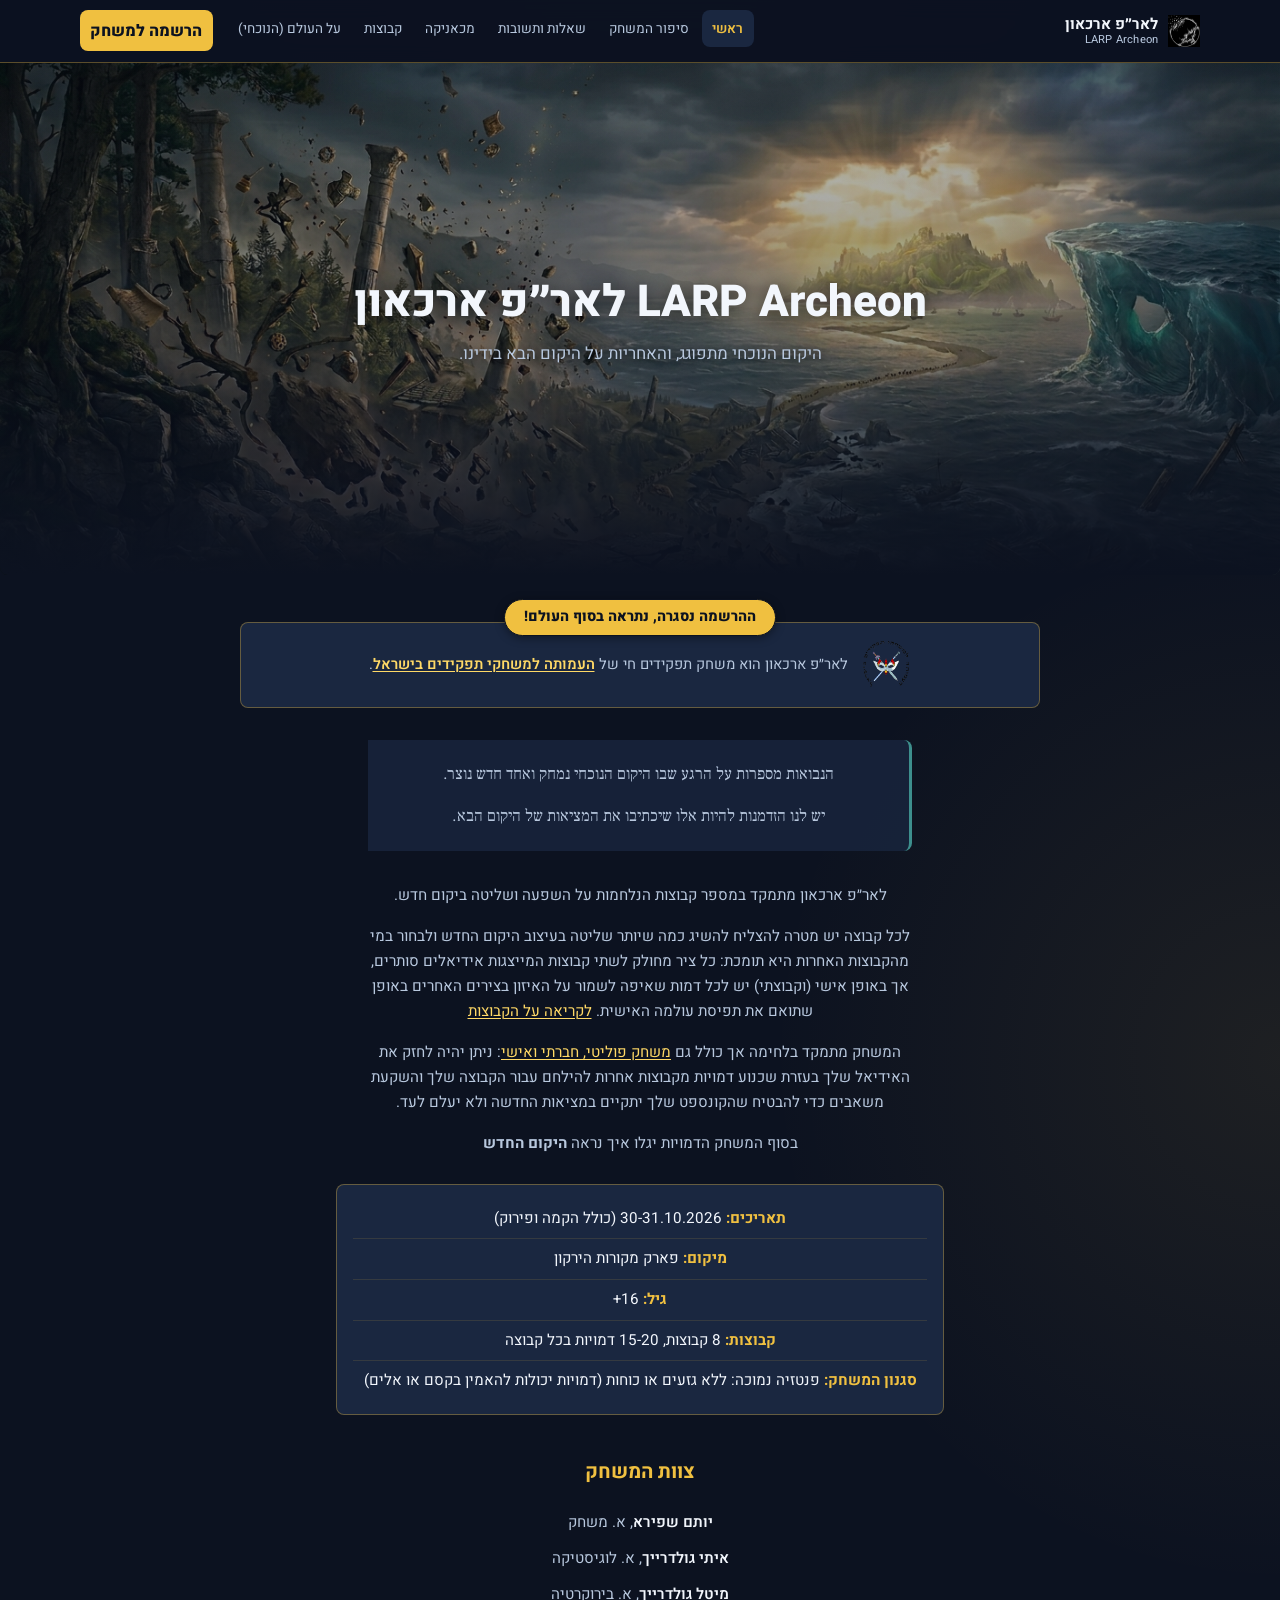
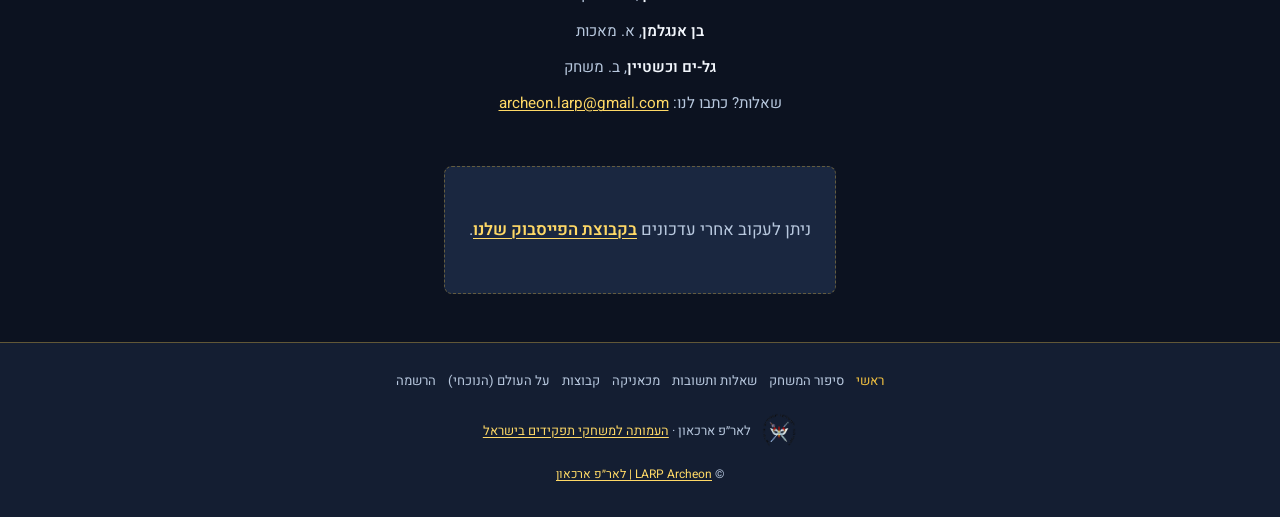
<file: index.html>
<!DOCTYPE html>
<html lang="he" dir="rtl">
  <head>
    <meta charset="utf-8" />
    <meta name="viewport" content="width=device-width, initial-scale=1" />
    <meta
      name="description"
      content="LARP Archeon | לאר״פ ארכאון, משחק תפקידים חי של העמותה למשחקי תפקידים בישראל. 30-31.10.2026, פארק מקורות הירקון."
    />
    <title>ראשי | LARP Archeon | לאר״פ ארכאון</title>
    <link rel="icon" href="media/favicon.png" type="image/png" />
    <link rel="preconnect" href="https://fonts.googleapis.com" />
    <link rel="preconnect" href="https://fonts.gstatic.com" crossorigin />
    <link
      href="https://fonts.googleapis.com/css2?family=Frank+Ruhl+Libre:wght@400;500&family=Heebo:wght@400;600;700;800&display=swap"
      rel="stylesheet"
    />
    <link rel="stylesheet" href="styles.css" />
  </head>
  <body>
    <header class="site-header">
      <div class="header-inner">
        <a class="brand" href="https://facebook.com/groups/archeonlarp" target="_blank" rel="noopener noreferrer">
          <img src="media/favicon.png" alt="" width="32" height="32" />
          <span class="brand-text">
            לאר״פ ארכאון
            <span class="brand-sub">LARP Archeon</span>
          </span>
        </a>
        <a class="reg-btn-mobile" href="registration.html">הרשמה למשחק</a>
        <button
          class="menu-toggle"
          type="button"
          aria-expanded="false"
          aria-controls="site-nav"
          aria-label="תפריט"
        >
          <svg viewBox="0 0 24 24" fill="none" stroke="currentColor" stroke-width="2" aria-hidden="true">
            <path d="M4 7h16M4 12h16M4 17h16" />
          </svg>
        </button>
        <nav class="site-nav" id="site-nav" aria-label="ניווט ראשי">
          <ul class="nav-list">
            <li><a class="is-active" href="index.html">ראשי</a></li>
            <li><a href="story.html">סיפור המשחק</a></li>
            <li><a href="faq.html">שאלות ותשובות</a></li>
            <li><a href="mechanics.html">מכאניקה</a></li>
            <li><a href="groups.html">קבוצות</a></li>
            <li><a href="world.html">על העולם (הנוכחי)</a></li>
                      <li><a class="nav-cta" href="registration.html">הרשמה למשחק</a></li>
          </ul>
        </nav>
      </div>
    </header>

    <main class="main-home">
      <section class="hero">
        <img class="hero-bg" src="media/hero.png" alt="" width="1920" height="1080" fetchpriority="high" />
        <div class="hero-overlay" aria-hidden="true"></div>
        <div class="hero-content">
          <h1 class="hero-title">LARP Archeon לאר״פ ארכאון</h1>
          <p class="hero-tagline">היקום הנוכחי מתפוגג, והאחריות על היקום הבא בידינו.</p>
        </div>
      </section>

      <div style="text-align: center; margin-bottom: -0.85rem; position: relative; z-index: 10;">
        <a href="registration.html" style="display: inline-block; background: var(--gold); color: var(--bg-deep); padding: 0.35rem 1.2rem; border-radius: 20px; font-weight: 800; text-decoration: none; font-size: 0.9rem; box-shadow: 0 2px 10px rgba(0,0,0,0.4); border: 1px solid var(--bg-deep);">
          ההרשמה נסגרה, נתראה בסוף העולם!
        </a>
      </div>

      <div class="org-strip">
        <div class="org-strip-inner">
          <img src="media/logo-amuta.png" alt="לוגו העמותה למשחקי תפקידים בישראל" width="56" height="56" />
          <p>
            לאר״פ ארכאון הוא משחק תפקידים חי של
            <a href="https://roleplay.org.il/" target="_blank" rel="noopener noreferrer">העמותה למשחקי תפקידים בישראל</a>.
          </p>
        </div>
      </div>

      <blockquote class="quote-block quote-block-home">
        <p>הנבואות מספרות על הרגע שבו היקום הנוכחי נמחק ואחד חדש נוצר.</p>
        <p>
          יש לנו הזדמנות להיות אלו שיכתיבו את המציאות של היקום הבא.
        </p>
      </blockquote>

      <div class="larp-info">
        <p>לאר״פ ארכאון מתמקד במספר קבוצות הנלחמות על השפעה ושליטה ביקום חדש.</p>
        <p>
          לכל קבוצה יש מטרה להצליח להשיג כמה שיותר שליטה בעיצוב היקום החדש ולבחור במי מהקבוצות
          האחרות היא תומכת: כל ציר מחולק לשתי קבוצות המייצגות אידיאלים סותרים, אך באופן אישי
          (וקבוצתי) יש לכל דמות שאיפה לשמור על האיזון בצירים האחרים באופן שתואם את תפיסת עולמה
          האישית.
          <a href="groups.html">לקריאה על הקבוצות</a>
        </p>
        <p>
          המשחק מתמקד בלחימה אך כולל גם <a href="story.html">משחק פוליטי, חברתי ואישי</a>: ניתן יהיה לחזק את האידיאל שלך
          בעזרת שכנוע דמויות מקבוצות אחרות להילחם עבור הקבוצה שלך והשקעת משאבים כדי להבטיח
          שהקונספט שלך יתקיים במציאות החדשה ולא יעלם לעד.
        </p>
        <p>בסוף המשחק הדמויות יגלו איך נראה <strong>היקום החדש</strong></p>
      </div>

      <ul class="event-facts">
        <li><span class="event-facts-label">תאריכים</span> 30-31.10.2026 (כולל הקמה ופירוק)</li>
        <li><span class="event-facts-label">מיקום</span> פארק מקורות הירקון</li>
        <li><span class="event-facts-label">גיל</span> 16+</li>
        <li><span class="event-facts-label">קבוצות</span> 8 קבוצות, 15-20 דמויות בכל קבוצה</li>
        <li>
          <span class="event-facts-label">סגנון המשחק</span> פנטזיה נמוכה: ללא גזעים או כוחות (דמויות
          יכולות להאמין בקסם או אלים)
        </li>
          </ul>

      <h2 class="section-heading">צוות המשחק</h2>
      <ul class="team-list">
        <li><strong>יותם שפירא</strong>, א. משחק</li>
        <li><strong>איתי גולדרייך</strong>, א. לוגיסטיקה</li>
        <li><strong>מיטל גולדרייך</strong>, א. בירוקרטיה</li>
        <li><strong>בן אנגלמן</strong>, א. מאכות</li>
        <li><strong>גל-ים וכשטיין</strong>, ב. משחק</li>
        <li>
          שאלות? כתבו לנו:
          <a href="mailto:archeon.larp@gmail.com">archeon.larp@gmail.com</a>
        </li>
          </ul>

      <div class="placeholder-box">
        <p>
          ניתן לעקוב אחרי עדכונים
          <a href="https://facebook.com/groups/archeonlarp" target="_blank" rel="noopener noreferrer">בקבוצת הפייסבוק שלנו</a>.
        </p>
      </div>
    </main>

    <footer class="site-footer">
      <div class="footer-inner">
        <ul class="footer-nav">
          <li><a class="is-active" href="index.html">ראשי</a></li>
          <li><a href="story.html">סיפור המשחק</a></li>
          <li><a href="faq.html">שאלות ותשובות</a></li>
          <li><a href="mechanics.html">מכאניקה</a></li>
          <li><a href="groups.html">קבוצות</a></li>
          <li><a href="world.html">על העולם (הנוכחי)</a></li>
                    <li><a href="registration.html">הרשמה</a></li>
        </ul>
        <div class="footer-org">
          <img src="media/logo-amuta.png" alt="" width="36" height="36" />
          <span>
            לאר״פ ארכאון ·
            <a href="https://roleplay.org.il/" target="_blank" rel="noopener noreferrer">העמותה למשחקי תפקידים בישראל</a>
          </span>
        </div>
        <p class="footer-copy">© <a href="mailto:archeon.larp@gmail.com">LARP Archeon | לאר״פ ארכאון</a></p>
      </div>
    </footer>
    <script src="nav.js"></script>
  </body>
</html>
</file>
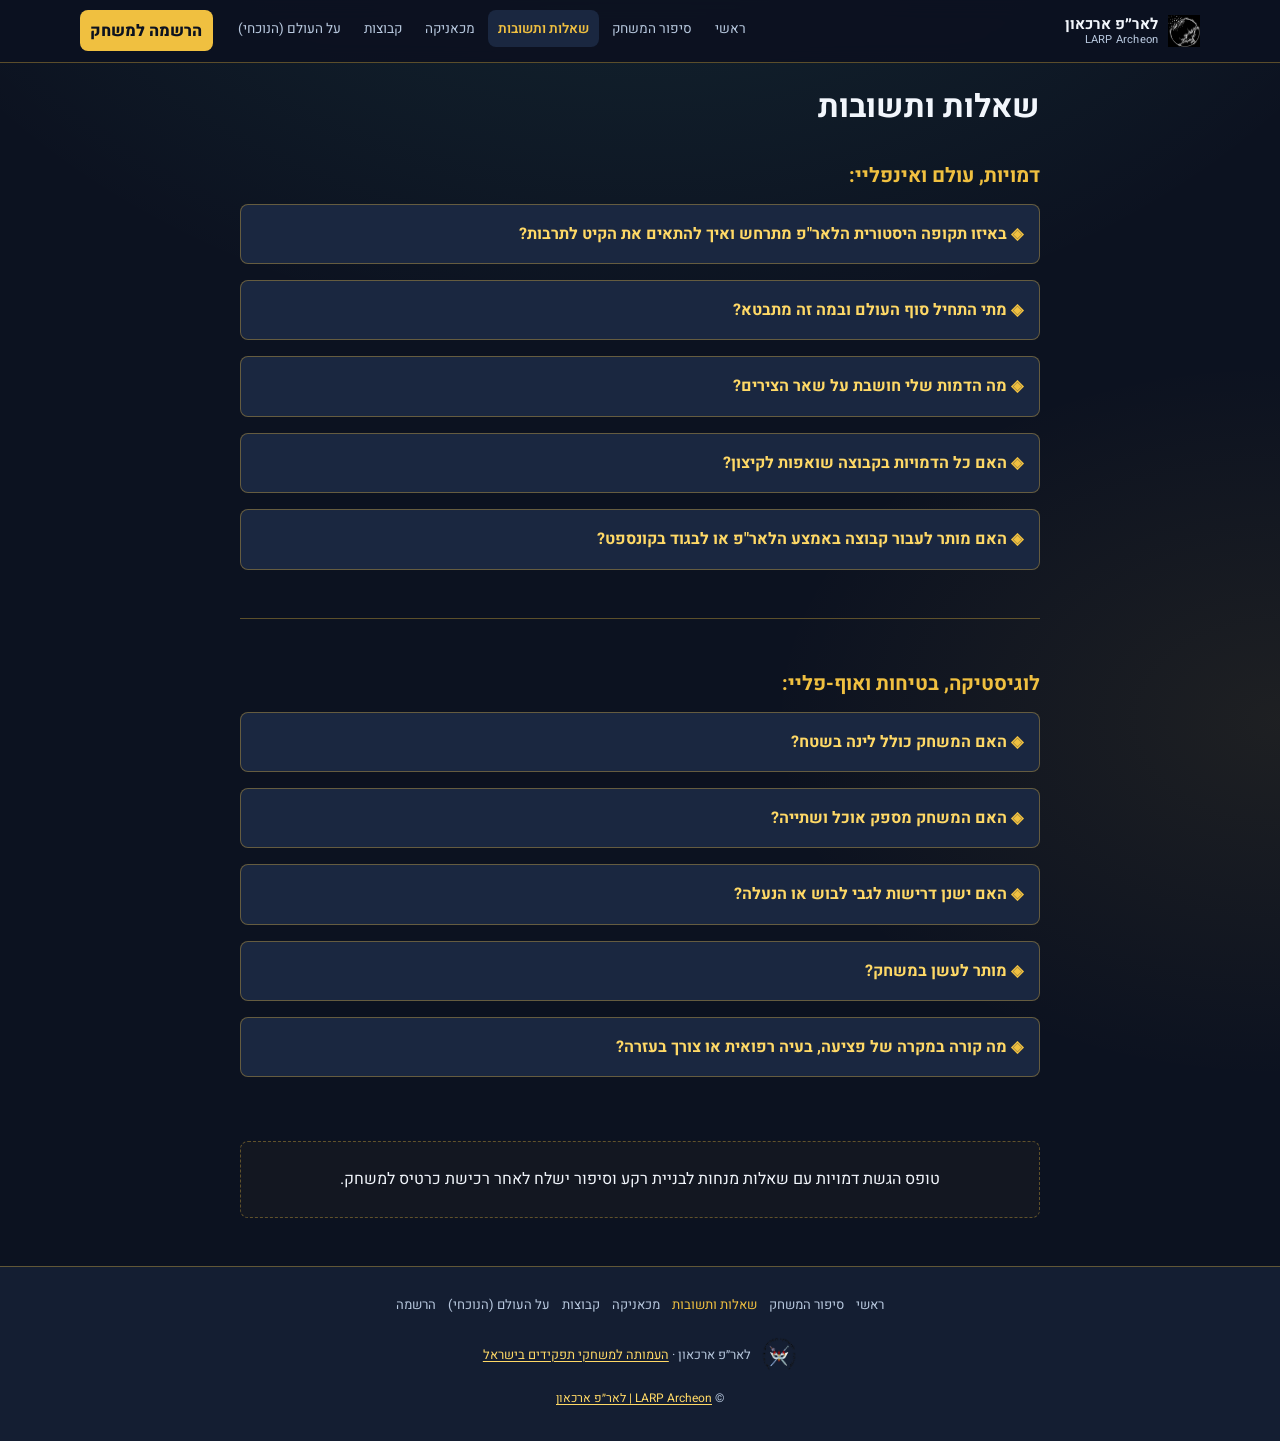
<file: faq.html>
<!DOCTYPE html>
<html lang="he" dir="rtl">
  <head>
    <meta charset="utf-8" />
    <meta name="viewport" content="width=device-width, initial-scale=1" />
    <meta name="description" content="LARP Archeon | לאר״פ ארכאון - שאלות ותשובות לגבי העולם, הדמויות והלוגיסטיקה." />
    <title>שאלות ותשובות | LARP Archeon | לאר״פ ארכאון</title>
    <link rel="icon" href="media/favicon.png" type="image/png" />
    <link rel="preconnect" href="https://fonts.googleapis.com" />
    <link rel="preconnect" href="https://fonts.gstatic.com" crossorigin />
    <link href="https://fonts.googleapis.com/css2?family=Frank+Ruhl+Libre:wght@400;500&family=Heebo:wght@400;600;700;800&display=swap" rel="stylesheet" />
    <link rel="stylesheet" href="styles.css" />
  </head>
  <body>
    <header class="site-header">
      <div class="header-inner">
        <a class="brand" href="index.html">
          <img src="media/favicon.png" alt="" width="32" height="32" />
          <span class="brand-text">
            לאר״פ ארכאון
            <span class="brand-sub">LARP Archeon</span>
          </span>
        </a>
        <a class="reg-btn-mobile" href="registration.html">הרשמה למשחק</a>
        <button class="menu-toggle" type="button" aria-expanded="false" aria-controls="site-nav" aria-label="תפריט">
          <svg viewBox="0 0 24 24" fill="none" stroke="currentColor" stroke-width="2" aria-hidden="true">
            <path d="M4 7h16M4 12h16M4 17h16" />
          </svg>
        </button>
        <nav class="site-nav" id="site-nav" aria-label="ניווט ראשי">
          <ul class="nav-list">
            <li><a href="index.html">ראשי</a></li>
            <li><a href="story.html">סיפור המשחק</a></li>
            <li><a class="is-active" href="faq.html">שאלות ותשובות</a></li>
            <li><a href="mechanics.html">מכאניקה</a></li>
            <li><a href="groups.html">קבוצות</a></li>
            <li><a href="world.html">על העולם (הנוכחי)</a></li>
                      <li><a class="nav-cta" href="registration.html">הרשמה למשחק</a></li>
          </ul>
        </nav>
      </div>
    </header>

    <main>
      <h1 class="page-title">שאלות ותשובות</h1>

      <div class="prose">
        <h2>דמויות, עולם ואינפליי:</h2>

        <details>
          <summary>באיזו תקופה היסטורית הלאר"פ מתרחש ואיך להתאים את הקיט לתרבות?</summary>
          <div class="faq-content">
            המשחק מתרחש בעולם ריאליסטי של פנטזיה נמוכה שאינו מקביל לתקופה היסטורית במציאות שלנו. האווירה מבוססת על מציאות פשוטה וקשוחה שבה הטכנולוגיה בסיסית, המחייה יקרה ואין בעולם קסם או כוחות על טבעיים.<br><br>
            אין צורך לנסות לדמות מראה ספציפי או להתאים לתרבות היסטורית אמיתית. כל הדמויות מגיעות מאותה היבשת, אבל סממני תרבות או מעמד כבר לא רלוונטיים. <strong>על הדמויות יש רק את מה שהן הצליחו לקחת איתן לסוף העולם.</strong>
          </div>
        </details>

        <details>
          <summary>מתי התחיל סוף העולם ובמה זה מתבטא?</summary>
          <div class="faq-content">
            יש דמויות שידעו רוב חייהן שסוף העולם עומד להגיע וניסו במשך שנים לשכנע את הסביבה לתמוך באידיאל הנכון, דמויות אחרות הבינו רק כשהעולם כבר ממש התפרק מול עיניהן והצטרפו לקבוצה שלהן כניסיון לשרוד.<br><br>
            לכל דמות יכול להיות סיפור אישי של איך סוף העולם התבטא עבורה:<br>
            דמות אחת ראתה כיצד תנועה וריק מפרקים את אהובתה לגורמים והופכים אותה לכלום. דמות אחרת ברחה כשקיבעון ומים סגרו על העיר שלה והפכו אותה לביצה טובענית של מים עומדים. דמות נוספת צפתה באקראיות וחומר מתעוותים יחד, כשחפצים התמזגו ובלעו את כל מה שהכירה.<br><br>
            הסיפור האישי של כל דמות כולל את <strong>ההבנה שסוף העולם הוא עכשיו</strong>, בין אם זה קרה מזמן או ממש לאחרונה.
          </div>
        </details>

        <details>
          <summary>מה הדמות שלי חושבת על שאר הצירים?</summary>
          <div class="faq-content">
            לכל דמות יש חיבור ישיר ואישי לקונספט של הקבוצה שלה והיא מאמינת בו לחלוטין. עם זאת, <strong>כל דמות יכולה להאמין בדברים שונים</strong> לגמרי כשזה נוגע לאידיאל מול של שאר הצירים שיוצרים את היקום הבא.<br><br>
            לדוגמה, דמות ששואפת לאידיאל של קונספט התנועה תתנגד לחלוטין לכל רעיון של קיבעון. לגבי שאר הצירים, התפיסה שלה עצמאית לחלוטין: היא יכולה להאמין שהעולם צריך להיות מורכב ברובו ממים ופחות מיבשה, לחשוב שצריך לשאוף לאיזון שוויוני בין חומר וריק, ובמקביל לא להחזיק בדעה מגובשת לגבי הציר של גורל ואקראיות.
          </div>
        </details>

        <details>
          <summary>האם כל הדמויות בקבוצה שואפות לקיצון?</summary>
          <div class="faq-content">
            חיצונית, הקיצון מוצג כדבר שנראה רע, אבל בתוך הקבוצה עצמה אין סיבה שהדמות תראה בקיצון דבר שלילי. הצורה המושלמת של העולם הבא, האידיאל, מחייבת שליטה מקסימלית של הקונספט. לכל דמות יכולה להיות תפיסה מעט שונה לגבי היקום הנכון ביותר, אך בבסיסה עומדת ההנחה שהקונספט שלכם חייב לשלוט בציר.<br><br>
            הרוב המוחלט של הדמויות מאמינות באמיתות הקונספט ושואפות לאידיאל שלהן. יתכנו דמויות מעטות שהצטרפו למאבק לא מתוך אמונה מלאה בקונספט עצמו, אלא בעיקר מחשש מההשלכות של שליטת הקונספט ההפוך בציר. המשחק מזמין ומעודד ריבוי דעות בתוך הקבוצות, הקו המנחה שלנו הוא ש<strong>לכל דמות יש סיבה לנצל כל רגע שנשאר בעולם הנוכחי כדי להבטיח את חיזוק הקונספט שלה למען היקום הבא.</strong>
          </div>
        </details>

        <details>
          <summary>האם מותר לעבור קבוצה באמצע הלאר"פ או לבגוד בקונספט?</summary>
          <div class="faq-content">
            לא. מבחינת ציפייה <strong>אוף-פליי</strong> מצד המשחק, כל דמות משויכת לקבוצה מסוימת ולא יכולה לעבור קונספט או קבוצה במהלך המשחק. בהתאמה, אין קווי עלילה של בגידה בקבוצה או שיתוף פעולה עם הקבוצה המקבילה בציר.<br><br>
            <strong>מה כן יכול לקרות סיפורית?</strong><br>
            • הדמות יכולה להפתיע ולפעול באופן שלא מצופה ממנה, כל עוד היא לא עוברת על קווי המוסר או על ההתנהלות המוגדרת של הקבוצה והקונספט שלה.<br>
            • שיתוף פעולה עם קבוצה מציר אחר, גם אם רוב חברות הקבוצה שלה בחרו לתמוך בקונספט הסותר באותו ציר.<br>
            • דמויות מאותה קבוצה יכולות למצוא את עצמן נלחמות זו מול זו, אם הן תומכות בצדדים מנוגדים בציר אחר.
          </div>
        </details>

        <hr style="border: 0; border-top: 1px solid var(--border); margin: 3rem 0;">

        <h2>לוגיסטיקה, בטיחות ואוף-פליי:</h2>

        <details>
          <summary>האם המשחק כולל לינה בשטח?</summary>
          <div class="faq-content">
            כן. המשחק יתקיים בתאריכים 30-31.10.2026 (כולל זמני הקמה ופירוק).<br>
            בלילה שבין שישי לשבת ניתן לישון באזור אוף-פליי ייעודי בתוך השטח המגודר. מומלץ להצטייד באוהל אישי, שק שינה ו/או מזרן שטח, ציוד היגיינה ובגדים נוחים ללינה.<br>
            בשטח יש שירותים ומקלחות.
          </div>
        </details>

        <details>
          <summary>האם המשחק מספק אוכל ושתייה?</summary>
          <div class="faq-content">
            כן. במהלך המשחק יוגשו ארוחות צמחוניות וטבעוניות, שתייה קלה ואלכוהול (לגילאי 18+ בלבד).<br>
            בנוסף, בשטח המשחק יש ברזים עם מי שתייה.<br><br>
            לגבי רגישויות, אלרגיות או העדפות תזונתיות מיוחדות - יש לציין את הצורך בטופס ההרשמה ונשתדל להתחשב בכך.<br>
            ניתן לפנות אלינו לשאלות במייל: <a href="mailto:archeon.larp@gmail.com">archeon.larp@gmail.com</a>
          </div>
        </details>

        <details>
          <summary>האם ישנן דרישות לגבי לבוש או הנעלה?</summary>
          <div class="faq-content">
            מטעמי בטיחות, <strong>יש להגיע עם נעליים סגורות</strong> המתאימות לתנאי שטח. לא ניתן להסתובב בשטח עם כפכפים, סנדלים או נעליים שלא מכסות את הרגל ותופסות את העקב.<br><br>
            בנוסף, נמליץ לאבטח משקפיים עם מחזיק ראש כדי למנוע אבדות או פציעה בזמן קרב.
          </div>
        </details>

        <details>
          <summary>מותר לעשן במשחק?</summary>
          <div class="faq-content">
                        העישון (כולל סיגריות אלקטרוניות, נרגילות או כל דבר שעושה עשן) מותר אך ורק בפינות העישון הייעודיות: אחת באיזור האינפליי ואחת באיזור האוף-פליי.<br><br>
                        השימוש בסמים או חומרים לא חוקיים <strong>אסור לחלוטין</strong> לאורך כל האירוע ובכל שטח המשחק. עישון מתחת לגיל 18 או מעבר על חוקי המשחק ו/או מדינת ישראל יגררו הרחקה מיידית מהמשחק.
          </div>
        </details>

        <details>
          <summary>מה קורה במקרה של פציעה, בעיה רפואית או צורך בעזרה?</summary>
          <div class="faq-content">
            בשטח המשחק יהיו זמינים תיק עזרה ראשונה, צוות רפואי ונוכחות של צוות מרחב בטוח מטעם העמותה למשחקי תפקידים.<br>
            כמו כן, שטח המשחק מגודר ומאובטח. ניתן לפנות לצוות בכל מקרה של פציעה, מצוקה, או חשש.
          </div>
        </details>

        <div style="margin-top: 4rem; padding: 1.5rem; border: 1px dashed var(--border); border-radius: var(--radius); text-align: center; background: rgba(240, 192, 64, 0.03);">
          <p style="margin-bottom: 0;">
            טופס הגשת דמויות עם שאלות מנחות לבניית רקע וסיפור ישלח לאחר רכישת כרטיס למשחק.
            <br>
            <!--<a href="registration.html" style="font-weight: 700; font-size: 1.1rem; display: inline-block; margin-top: 0.5rem;">אני רוצה להשתתף בסוף העולם!</a>-->
          </p>
        </div>
      </div>
    </main>

    <footer class="site-footer">
      <div class="footer-inner">
        <ul class="footer-nav">
          <li><a href="index.html">ראשי</a></li>
          <li><a href="story.html">סיפור המשחק</a></li>
          <li><a class="is-active" href="faq.html">שאלות ותשובות</a></li>
          <li><a href="mechanics.html">מכאניקה</a></li>
          <li><a href="groups.html">קבוצות</a></li>
          <li><a href="world.html">על העולם (הנוכחי)</a></li>
                    <li><a href="registration.html">הרשמה</a></li>
        </ul>
        <div class="footer-org">
          <img src="media/logo-amuta.png" alt="" width="36" height="36" />
          <span>
            לאר״פ ארכאון ·
            <a href="https://roleplay.org.il/" target="_blank" rel="noopener noreferrer">העמותה למשחקי תפקידים בישראל</a>
          </span>
        </div>
        <p class="footer-copy">© <a href="mailto:archeon.larp@gmail.com">LARP Archeon | לאר״פ ארכאון</a></p>
      </div>
    </footer>
    <script src="nav.js"></script>
  </body>
</html>
</file>
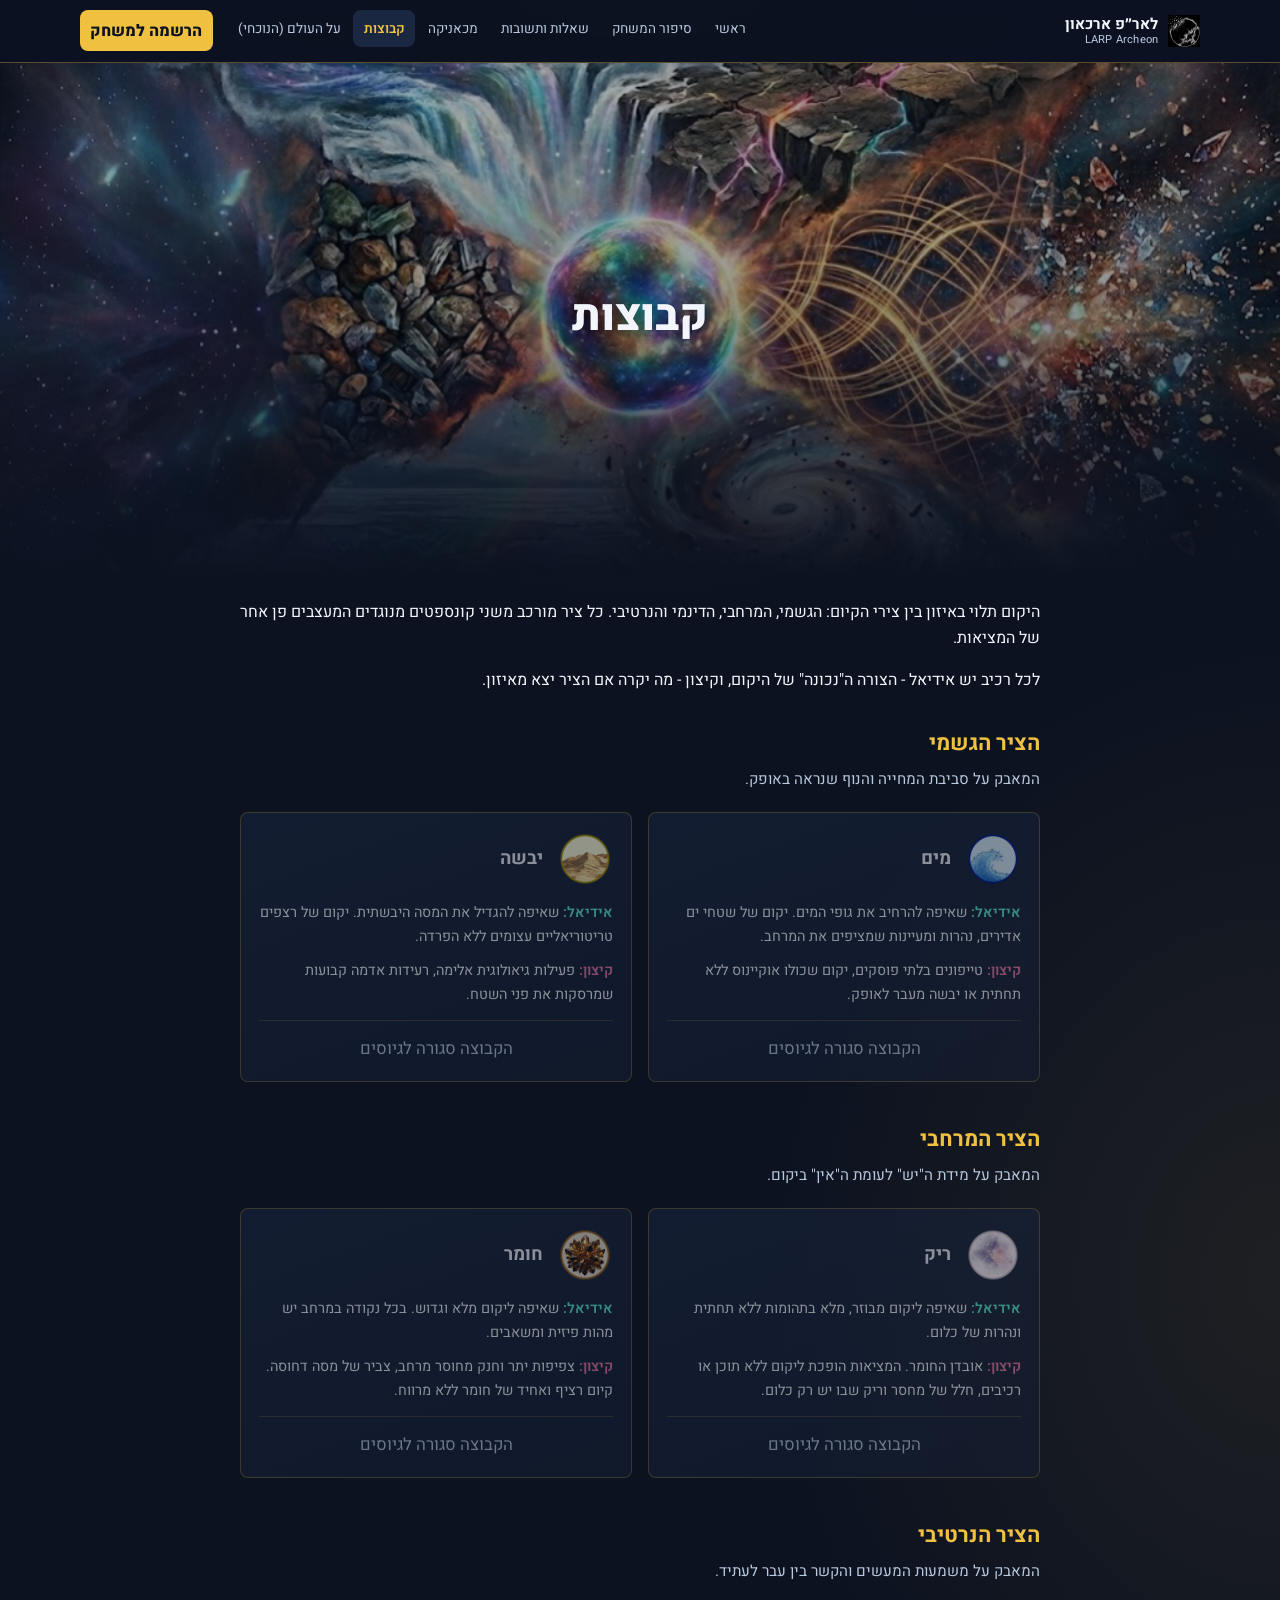
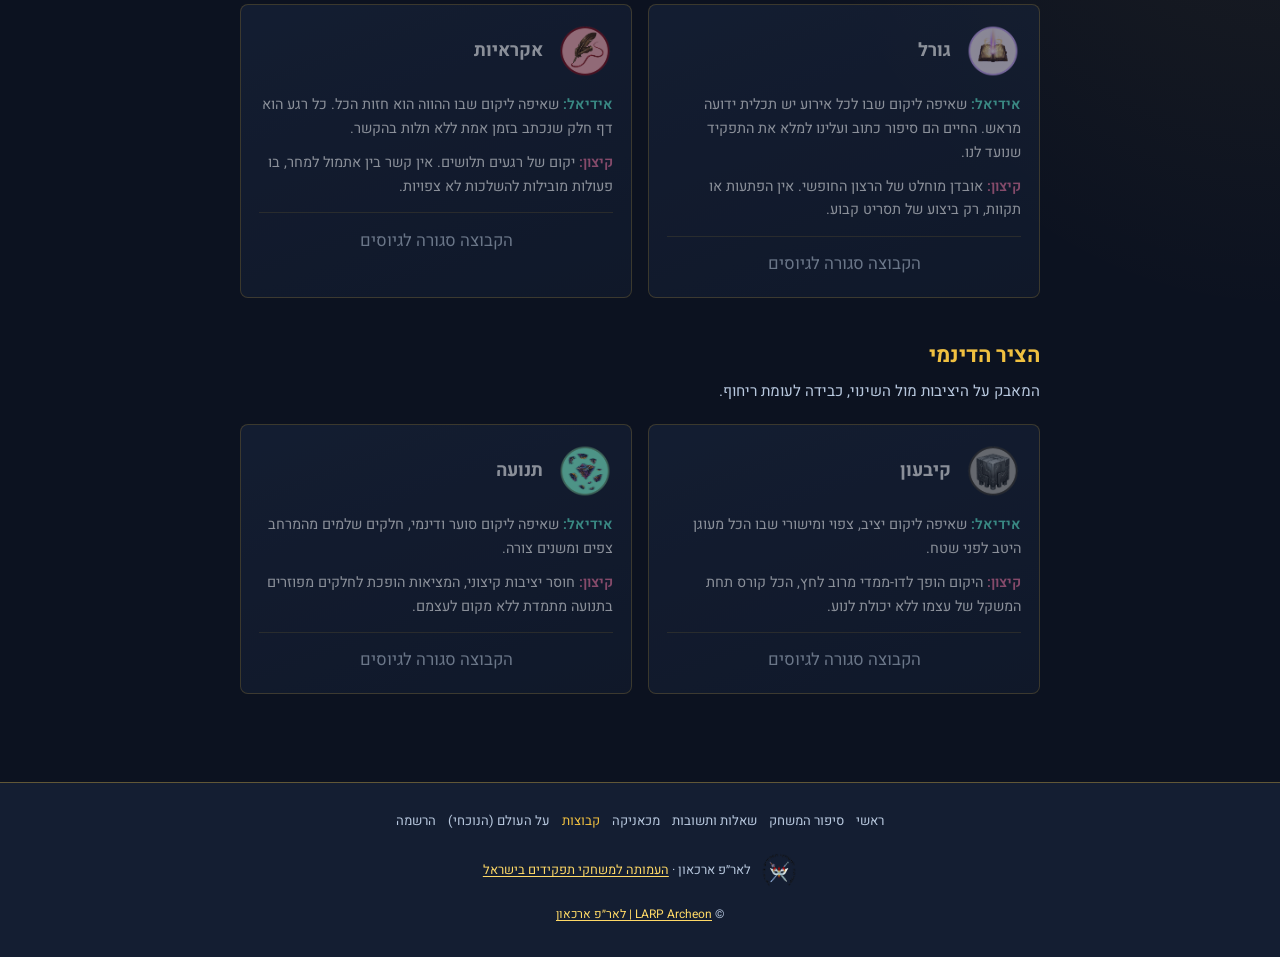
<file: groups.html>
<!DOCTYPE html>
<html lang="he" dir="rtl">
  <head>
    <meta charset="utf-8" />
    <meta name="viewport" content="width=device-width, initial-scale=1" />
    <meta
      name="description"
      content="LARP Archeon | לאר״פ ארכאון, קבוצות וצירי המציאות: שמונה קונספטים, אידיאלים ופרטי גיוס."
    />
    <title>קבוצות | LARP Archeon | לאר״פ ארכאון</title>
    <link rel="icon" href="media/favicon.png" type="image/png" />
    <link rel="preconnect" href="https://fonts.googleapis.com" />
    <link rel="preconnect" href="https://fonts.gstatic.com" crossorigin />
    <link
      href="https://fonts.googleapis.com/css2?family=Frank+Ruhl+Libre:wght@400;500&family=Heebo:wght@400;600;700;800&display=swap"
      rel="stylesheet"
    />
    <link rel="stylesheet" href="styles.css" />
  </head>
  <body>
    <header class="site-header">
      <div class="header-inner">
        <a class="brand" href="index.html">
          <img src="media/favicon.png" alt="" width="32" height="32" />
          <span class="brand-text">
            לאר״פ ארכאון
            <span class="brand-sub">LARP Archeon</span>
          </span>
        </a>
        <a class="reg-btn-mobile" href="registration.html">הרשמה למשחק</a>
        <button class="menu-toggle" type="button" aria-expanded="false" aria-controls="site-nav" aria-label="תפריט">
          <svg viewBox="0 0 24 24" fill="none" stroke="currentColor" stroke-width="2" aria-hidden="true">
            <path d="M4 7h16M4 12h16M4 17h16" />
          </svg>
        </button>
        <nav class="site-nav" id="site-nav" aria-label="ניווט ראשי">
          <ul class="nav-list">
            <li><a href="index.html">ראשי</a></li>
            <li><a href="story.html">סיפור המשחק</a></li>
            <li><a href="faq.html">שאלות ותשובות</a></li>
            <li><a href="mechanics.html">מכאניקה</a></li>
            <li><a class="is-active" href="groups.html">קבוצות</a></li>
            <li><a href="world.html">על העולם (הנוכחי)</a></li>
                      <li><a class="nav-cta" href="registration.html">הרשמה למשחק</a></li>
          </ul>
        </nav>
      </div>
    </header>

    <main class="main-home">
      <section class="hero">
        <img class="hero-bg" src="media/bg-axes.png" alt="" width="1920" height="1080" fetchpriority="high" style="object-position: center;" />
        <div class="hero-overlay" aria-hidden="true"></div>
        <div class="hero-content">
          <h1 class="hero-title">קבוצות</h1>
        </div>
      </section>

      <div class="axes-intro prose">
        <p>
          היקום תלוי באיזון בין צירי הקיום: הגשמי, המרחבי, הדינמי והנרטיבי. כל ציר מורכב משני
          קונספטים מנוגדים המעצבים פן אחר של המציאות.
        </p>
        <p>
          לכל רכיב יש אידיאל - הצורה ה&quot;נכונה&quot; של היקום, וקיצון - מה יקרה אם הציר יצא
          מאיזון.
        </p>
      </div>

      <section class="axis-section" aria-labelledby="axis-material">
        <h2 class="axis-title" id="axis-material">הציר הגשמי</h2>
        <p class="axis-desc">המאבק על סביבת המחייה והנוף שנראה באופק.</p>
        <div class="group-grid">
          <article class="group-card group-card--closed">
            <div class="group-card-header">
              <img src="media/water.png" alt="" width="56" height="56" />
              <h3>מים</h3>
            </div>
            <p class="ideal">
              <strong>אידיאל:</strong> שאיפה להרחיב את גופי המים. יקום של שטחי ים אדירים, נהרות
              ומעיינות שמציפים את המרחב.
            </p>
            <p class="extreme">
              <strong>קיצון:</strong> טייפונים בלתי פוסקים, יקום שכולו אוקיינוס ללא תחתית או יבשה
              מעבר לאופק.
                        <p class="group-contact" style="text-align: center; font-size: 1.05rem;">
              הקבוצה סגורה לגיוסים
            </p>
          </article>
          <article class="group-card group-card--closed">
            <div class="group-card-header">
              <img src="media/earth.png" alt="" width="56" height="56" />
              <h3>יבשה</h3>
            </div>
            <p class="ideal">
              <strong>אידיאל:</strong> שאיפה להגדיל את המסה היבשתית. יקום של רצפים טריטוריאליים
              עצומים ללא הפרדה.
            </p>
            <p class="extreme">
              <strong>קיצון:</strong> פעילות גיאולוגית אלימה, רעידות אדמה קבועות שמרסקות את פני
              השטח.
            </p>
                        <p class="group-contact" style="text-align: center; font-size: 1.05rem;">
              הקבוצה סגורה לגיוסים
            </p>
          </article>
        </div>
      </section>

      <section class="axis-section" aria-labelledby="axis-spatial">
        <h2 class="axis-title" id="axis-spatial">הציר המרחבי</h2>
        <p class="axis-desc">המאבק על מידת ה&quot;יש&quot; לעומת ה&quot;אין&quot; ביקום.</p>
        <div class="group-grid">
          <article class="group-card group-card--closed">
            <div class="group-card-header">
              <img src="media/void.png" alt="" width="56" height="56" />
              <h3>ריק</h3>
            </div>
            <p class="ideal">
              <strong>אידיאל:</strong> שאיפה ליקום מבוזר, מלא בתהומות ללא תחתית ונהרות של כלום.
            </p>
            <p class="extreme">
              <strong>קיצון:</strong> אובדן החומר. המציאות הופכת ליקום ללא תוכן או רכיבים, חלל של
              מחסר וריק שבו יש רק כלום.
            </p>
                        <p class="group-contact" style="text-align: center; font-size: 1.05rem;">
              הקבוצה סגורה לגיוסים
            </p>
          </article>
          <article class="group-card group-card--closed">
            <div class="group-card-header">
              <img src="media/matter.png" alt="" width="56" height="56" />
              <h3>חומר</h3>
            </div>
            <p class="ideal">
              <strong>אידיאל:</strong> שאיפה ליקום מלא וגדוש. בכל נקודה במרחב יש מהות פיזית
              ומשאבים.
            </p>
            <p class="extreme">
              <strong>קיצון:</strong> צפיפות יתר וחנק מחוסר מרחב, צביר של מסה דחוסה. קיום רציף
              ואחיד של חומר ללא מרווח.
            </p>
                        <p class="group-contact" style="text-align: center; font-size: 1.05rem;">
              הקבוצה סגורה לגיוסים
            </p>          </article>
        </div>
      </section>

            <section class="axis-section" aria-labelledby="axis-narrative">
        <h2 class="axis-title" id="axis-narrative">הציר הנרטיבי</h2>
        <p class="axis-desc">המאבק על משמעות המעשים והקשר בין עבר לעתיד.</p>
        <div class="group-grid">
          <article class="group-card group-card--closed">
            <div class="group-card-header">
              <img src="media/fate.png" alt="" width="56" height="56" />
              <h3>גורל</h3>
            </div>
            <p class="ideal">
              <strong>אידיאל:</strong> שאיפה ליקום שבו לכל אירוע יש תכלית ידועה מראש. החיים
              הם סיפור כתוב ועלינו למלא את התפקיד שנועד לנו.
            </p>
            <p class="extreme">
              <strong>קיצון:</strong> אובדן מוחלט של הרצון החופשי. אין הפתעות או תקוות, רק ביצוע
              של תסריט קבוע.
            </p>
                        <p class="group-contact" style="text-align: center; font-size: 1.05rem;">
              הקבוצה סגורה לגיוסים
            </p>
          </article>
          <article class="group-card group-card--closed">
            <div class="group-card-header">
              <img src="media/randomness.png" alt="" width="56" height="56" />
              <h3>אקראיות</h3>
            </div>
            <p class="ideal">
              <strong>אידיאל:</strong> שאיפה ליקום שבו ההווה הוא חזות הכל. כל רגע הוא דף חלק
              שנכתב בזמן אמת ללא תלות בהקשר.
            </p>
            <p class="extreme">
              <strong>קיצון:</strong> יקום של רגעים תלושים. אין קשר בין אתמול למחר, בו פעולות
              מובילות להשלכות לא צפויות.
            </p>
            <p class="group-contact" style="text-align: center; font-size: 1.05rem;">
              הקבוצה סגורה לגיוסים
            </p>
          </article>
        </div>
      </section>

      <section class="axis-section" aria-labelledby="axis-dynamic">
        <h2 class="axis-title" id="axis-dynamic">הציר הדינמי</h2>
        <p class="axis-desc">המאבק על היציבות מול השינוי, כבידה לעומת ריחוף.</p>
        <div class="group-grid">
          <article class="group-card group-card--closed">
            <div class="group-card-header">
              <img src="media/stasis.png" alt="" width="56" height="56" />
              <h3>קיבעון</h3>
            </div>
            <p class="ideal">
              <strong>אידיאל:</strong> שאיפה ליקום יציב, צפוי ומישורי שבו הכל מעוגן היטב לפני שטח.
            </p>
            <p class="extreme">
              <strong>קיצון:</strong> היקום הופך לדו-ממדי מרוב לחץ, הכל קורס תחת המשקל של עצמו ללא יכולת לנוע.
            </p>
            <p class="group-contact" style="text-align: center; font-size: 1.05rem;">
              הקבוצה סגורה לגיוסים
            </p>
          </article>
          <article class="group-card group-card--closed">
            <div class="group-card-header">
              <img src="media/motion.png" alt="" width="56" height="56" />
              <h3>תנועה</h3>
            </div>
            <p class="ideal">
              <strong>אידיאל:</strong> שאיפה ליקום סוער ודינמי, חלקים שלמים מהמרחב צפים ומשנים צורה.
            </p>
            <p class="extreme">
              <strong>קיצון:</strong> חוסר יציבות קיצוני, המציאות הופכת לחלקים מפוזרים בתנועה מתמדת ללא מקום לעצמם.
            </p>
            <p class="group-contact" style="text-align: center; font-size: 1.05rem;">
              הקבוצה סגורה לגיוסים
            </p>
          </article>
        </div>
      </section>

      <!--<p style="text-align: center; margin-top: 3rem;">
        <a href="registration.html" style="font-weight: 700; font-size: 1.1rem;">אני רוצה להשתתף בסוף העולם!</a>
      </p>-->
    </main>

    <footer class="site-footer">
      <div class="footer-inner">
        <ul class="footer-nav">
          <li><a href="index.html">ראשי</a></li>
          <li><a href="story.html">סיפור המשחק</a></li>
          <li><a href="faq.html">שאלות ותשובות</a></li>
          <li><a href="mechanics.html">מכאניקה</a></li>
          <li><a class="is-active" href="groups.html">קבוצות</a></li>
          <li><a href="world.html">על העולם (הנוכחי)</a></li>
                    <li><a href="registration.html">הרשמה</a></li>
        </ul>
        <div class="footer-org">
          <img src="media/logo-amuta.png" alt="" width="36" height="36" />
          <span>
            לאר״פ ארכאון ·
            <a href="https://roleplay.org.il/" target="_blank" rel="noopener noreferrer">העמותה למשחקי תפקידים בישראל</a>
          </span>
        </div>
        <p class="footer-copy">© <a href="mailto:archeon.larp@gmail.com">LARP Archeon | לאר״פ ארכאון</a></p>
      </div>
    </footer>
    <script src="nav.js"></script>
  </body>
</html>
</file>
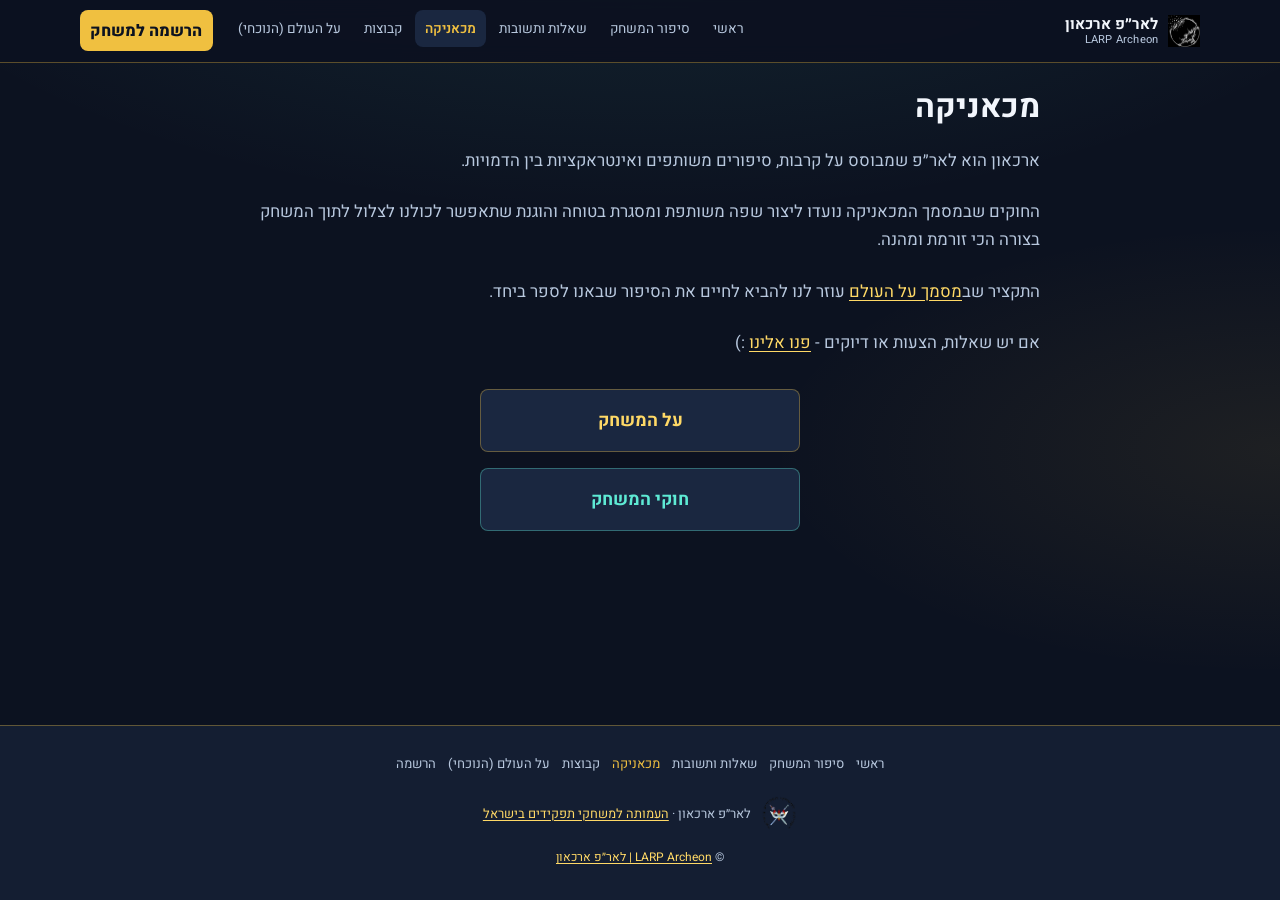
<file: mechanics.html>
<!DOCTYPE html>
<html lang="he" dir="rtl">
  <head>
    <meta charset="utf-8" />
    <meta name="viewport" content="width=device-width, initial-scale=1" />
    <meta
      name="description"
      content="LARP Archeon | לאר״פ ארכאון, מכאניקה: כללי משחק, מערכות ואינטראקציות."
    />
    <title>מכאניקה | LARP Archeon | לאר״פ ארכאון</title>
    <link rel="icon" href="media/favicon.png" type="image/png" />
    <link rel="preconnect" href="https://fonts.googleapis.com" />
    <link rel="preconnect" href="https://fonts.gstatic.com" crossorigin />
    <link
      href="https://fonts.googleapis.com/css2?family=Frank+Ruhl+Libre:wght@400;500&family=Heebo:wght@400;600;700;800&display=swap"
      rel="stylesheet"
    />
    <link rel="stylesheet" href="styles.css" />
  </head>
  <body>
    <header class="site-header">
      <div class="header-inner">
        <a class="brand" href="index.html">
          <img src="media/favicon.png" alt="" width="32" height="32" />
          <span class="brand-text">
            לאר״פ ארכאון
            <span class="brand-sub">LARP Archeon</span>
          </span>
        </a>
        <a class="reg-btn-mobile" href="registration.html">הרשמה למשחק</a>
        <button class="menu-toggle" type="button" aria-expanded="false" aria-controls="site-nav" aria-label="תפריט">
          <svg viewBox="0 0 24 24" fill="none" stroke="currentColor" stroke-width="2" aria-hidden="true">
            <path d="M4 7h16M4 12h16M4 17h16" />
          </svg>
        </button>
        <nav class="site-nav" id="site-nav" aria-label="ניווט ראשי">
          <ul class="nav-list">
            <li><a href="index.html">ראשי</a></li>
            <li><a href="story.html">סיפור המשחק</a></li>
            <li><a href="faq.html">שאלות ותשובות</a></li>
            <li><a class="is-active" href="mechanics.html">מכאניקה</a></li>
            <li><a href="groups.html">קבוצות</a></li>
            <li><a href="world.html">על העולם (הנוכחי)</a></li>
                      <li><a class="nav-cta" href="registration.html">הרשמה למשחק</a></li>
          </ul>
        </nav>
      </div>
    </header>

    <main>
      <h1 class="page-title">מכאניקה</h1>

      <p class="lead">
        ארכאון הוא לאר״פ שמבוסס על קרבות, סיפורים משותפים ואינטראקציות בין הדמויות.
      </p>
      <p class="lead">
        החוקים שבמסמך המכאניקה נועדו ליצור שפה משותפת ומסגרת בטוחה והוגנת שתאפשר לכולנו לצלול לתוך המשחק בצורה הכי זורמת ומהנה.
      </p>
      <p class="lead">
        התקציר שב<a href="world.html">מסמך על העולם</a> עוזר לנו להביא לחיים את הסיפור שבאנו לספר ביחד.
      </p>
      <p class="lead">
        אם יש שאלות, הצעות או דיוקים - <a href="mailto:archeon.larp@gmail.com">פנו אלינו</a> :)
      </p>

      <div style="display: flex; flex-direction: column; align-items: center; gap: 1rem; margin: 2rem 0;">
        <a href="https://drive.google.com/file/d/16odwYlifhUgfc2BfNMkpx9QhbnfKGt6H/view?usp=sharing" target="_blank" rel="noopener noreferrer" class="mech-btn">על המשחק</a>
        <a href="https://drive.google.com/file/d/1qKDvh8WYAr4S1RZZxcOqOrSvMHr6L0l8/view?usp=sharing" target="_blank" rel="noopener noreferrer" class="mech-btn">חוקי המשחק</a>
      </div>

      <!--<p style="text-align: center; margin-top: 3rem;">
        <a href="registration.html" style="font-weight: 700; font-size: 1.1rem;">אני רוצה להשתתף בסוף העולם!</a>
      </p>-->
    </main>

    <footer class="site-footer">
      <div class="footer-inner">
        <ul class="footer-nav">
          <li><a href="index.html">ראשי</a></li>
          <li><a href="story.html">סיפור המשחק</a></li>
          <li><a href="faq.html">שאלות ותשובות</a></li>
          <li><a class="is-active" href="mechanics.html">מכאניקה</a></li>
          <li><a href="groups.html">קבוצות</a></li>
          <li><a href="world.html">על העולם (הנוכחי)</a></li>
                    <li><a href="registration.html">הרשמה</a></li>
        </ul>
        <div class="footer-org">
          <img src="media/logo-amuta.png" alt="" width="36" height="36" />
          <span>
            לאר״פ ארכאון ·
            <a href="https://roleplay.org.il/" target="_blank" rel="noopener noreferrer">העמותה למשחקי תפקידים בישראל</a>
          </span>
        </div>
        <p class="footer-copy">© <a href="mailto:archeon.larp@gmail.com">LARP Archeon | לאר״פ ארכאון</a></p>
      </div>
    </footer>
    <script src="nav.js"></script>
  </body>
</html>
</file>
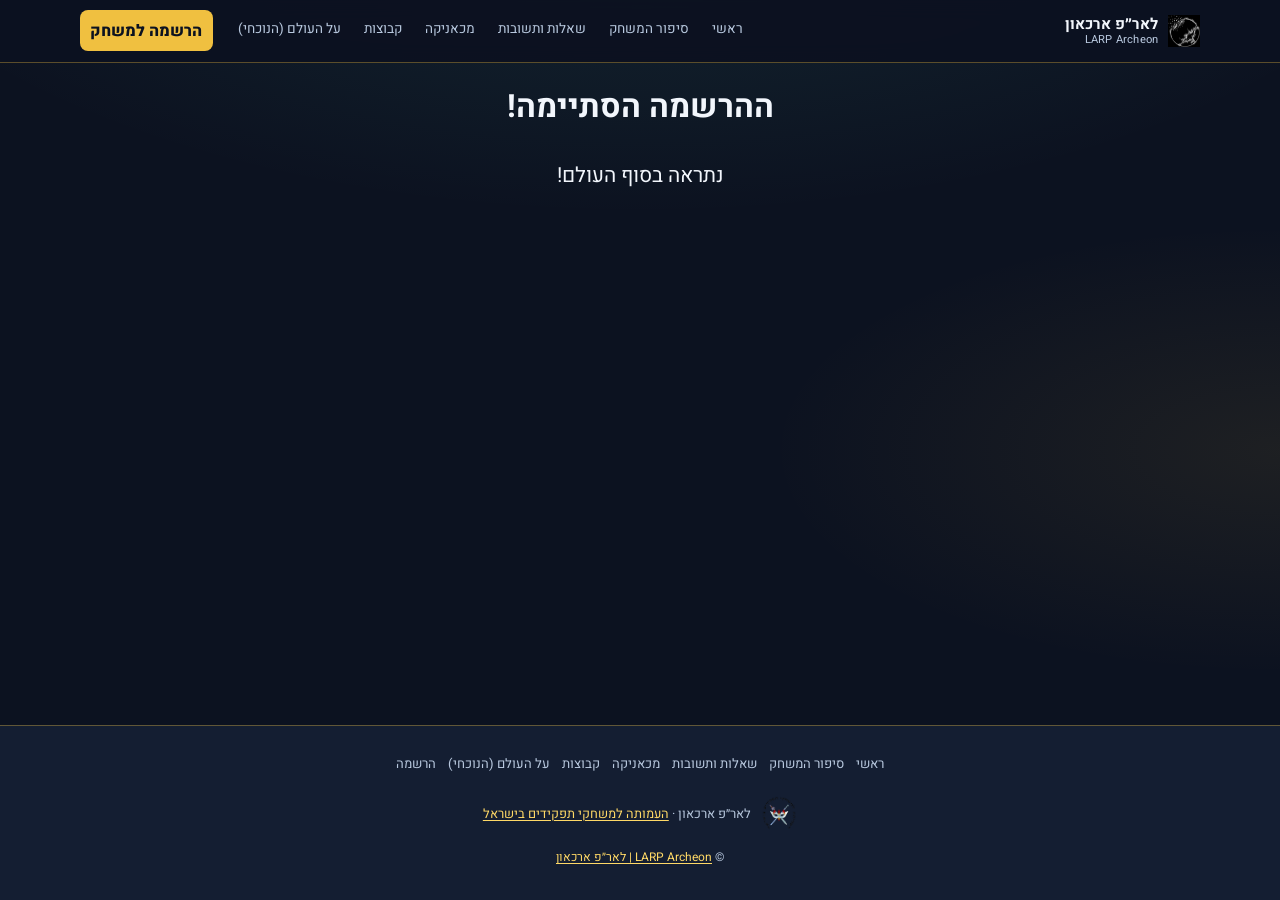
<file: registration.html>
<!DOCTYPE html>
<html lang="he" dir="rtl">
  <head>
    <meta charset="utf-8" />
    <meta name="viewport" content="width=device-width, initial-scale=1" />
    <meta
      name="description"
      content="LARP Archeon | לאר״פ ארכאון, הרשמה למשחק וקניית כרטיסים. עדכונים בקבוצת הפייסבוק."
    />
    <title>הרשמה | LARP Archeon | לאר״פ ארכאון</title>
    <link rel="icon" href="media/favicon.png" type="image/png" />
    <link rel="preconnect" href="https://fonts.googleapis.com" />
    <link rel="preconnect" href="https://fonts.gstatic.com" crossorigin />
    <link
      href="https://fonts.googleapis.com/css2?family=Frank+Ruhl+Libre:wght@400;500&family=Heebo:wght@400;600;700;800&display=swap"
      rel="stylesheet"
    />
    <link rel="stylesheet" href="styles.css" />
  </head>
  <body>
    <header class="site-header">
      <div class="header-inner">
        <a class="brand" href="index.html">
          <img src="media/favicon.png" alt="" width="32" height="32" />
          <span class="brand-text">
            לאר״פ ארכאון
            <span class="brand-sub">LARP Archeon</span>
          </span>
        </a>
        <a class="reg-btn-mobile" href="registration.html">הרשמה למשחק</a>
        <button class="menu-toggle" type="button" aria-expanded="false" aria-controls="site-nav" aria-label="תפריט">
          <svg viewBox="0 0 24 24" fill="none" stroke="currentColor" stroke-width="2" aria-hidden="true">
            <path d="M4 7h16M4 12h16M4 17h16" />
          </svg>
        </button>
        <nav class="site-nav" id="site-nav" aria-label="ניווט ראשי">
          <ul class="nav-list">
            <li><a href="index.html">ראשי</a></li>
            <li><a href="story.html">סיפור המשחק</a></li>
            <li><a href="faq.html">שאלות ותשובות</a></li>
            <li><a href="mechanics.html">מכאניקה</a></li>
            <li><a href="groups.html">קבוצות</a></li>
            <li><a href="world.html">על העולם (הנוכחי)</a></li>
                      <li><a class="nav-cta" href="registration.html">הרשמה למשחק</a></li>
          </ul>
        </nav>
      </div>
    </header>

    <main>
      <h1 class="page-title" style="text-align: center;">ההרשמה הסתיימה!</h1>
      
      <div class="prose" style="text-align: center;">
        <p style="font-size: 1.3rem; margin-top: 2rem;">נתראה בסוף העולם!</p>
      </div>
      <!--
        <p>היקום הנוכחי מתפוגג והיקום החדש מחכה למעשים, למילים ולכוונות שלך כדי לעצב את המציאות הבאה.</p>

        <p><a href="https://drive.google.com/file/d/16odwYlifhUgfc2BfNMkpx9QhbnfKGt6H/view?usp=sharing" target="_blank" rel="noopener noreferrer" style="font-weight: 700;">לקריאה על המשחק</a></p>

        <div style="margin: 2.5rem 0;">
          <a href="https://forms.gle/qF9YG9d8WawBJrXi7" target="_blank" rel="noopener noreferrer" 
             style="display: inline-block; padding: 1.2rem 2.5rem; background: var(--gold); color: var(--bg-deep); text-decoration: none; font-weight: 800; border-radius: var(--radius); font-size: 1.25rem; transition: transform 0.2s; box-shadow: 0 4px 15px rgba(240, 192, 64, 0.3);">
             מעבר לטופס ההרשמה
          </a>
        </div>

        <p>מילוי הטופס לוקח מספר דקות וחשוב למלא אותו ברצינות וכנות.</p>
        
        <div style="margin: 1.5rem 0;">
          <p>אישור הרשמה למשחק מותנה בשיקול דעת ונהלי הצוות והעמותה למשחקי תפקידים.</p>
          <p><strong>מילוי הטופס לא מבטיח את השתתפותך באירוע.</strong></p>
        </div>

        <p>קישור לרכישת כרטיס ישלח במייל לאחר אישור ההרשמה, מסמך להגשת דמויות ישלח לאחר רכישת הכרטיס.</p>

        <div style="background: rgba(240, 192, 64, 0.05); border: 1px solid var(--border); padding: 1.25rem; border-radius: var(--radius); margin: 3rem auto 1rem; max-width: 40rem; text-align: center;">
          <h3 style="color: var(--gold); margin-top: 0; font-size: 1.2rem;">מידע על מחירים:</h3>
          
          <ul style="list-style: none; padding: 0; margin: 0 0 1rem 0; font-size: 1.1rem;">
            <li style="margin-bottom: 0.5rem;">כרטיס רגיל: <strong>300 ש"ח</strong></li>
            <li>כרטיס לחברות עמותה/מועדון דרקון: <strong>270 ש"ח</strong></li>
          </ul>
          
            <div style="font-size: 0.95rem; color: var(--text-muted); margin-top: 1rem; border-top: 1px solid rgba(240, 192, 64, 0.1); padding-top: 0.75rem;">
	     חלק מה<a href="https://archeon-larp.github.io/groups.html">קבוצות</a> כבר <strong>סגורות לגיוסים</strong>, מהרו להירשם!
	  </div>
	</div>

        <p style="border-top: 1px solid var(--border); padding-top: 1.5rem; margin-top: 2rem; font-size: 0.95rem; text-align: center;">
          ניתן לפנות עם שאלות ליותם (א. משחק), גל-ים (ב. משחק) או במייל: 
          <a href="mailto:archeon.larp@gmail.com">archeon.larp@gmail.com</a>
        </p>
      </div>
    -->
</main>

    <footer class="site-footer">
      <div class="footer-inner">
        <ul class="footer-nav">
          <li><a href="index.html">ראשי</a></li>
          <li><a href="story.html">סיפור המשחק</a></li>
          <li><a href="faq.html">שאלות ותשובות</a></li>
          <li><a href="mechanics.html">מכאניקה</a></li>
          <li><a href="groups.html">קבוצות</a></li>
          <li><a href="world.html">על העולם (הנוכחי)</a></li>
                    <li><a href="registration.html">הרשמה</a></li>
        </ul>
        <div class="footer-org">
          <img src="media/logo-amuta.png" alt="" width="36" height="36" />
          <span>
            לאר״פ ארכאון ·
            <a href="https://roleplay.org.il/" target="_blank" rel="noopener noreferrer">העמותה למשחקי תפקידים בישראל</a>
          </span>
        </div>
        <p class="footer-copy">© <a href="mailto:archeon.larp@gmail.com">LARP Archeon | לאר״פ ארכאון</a></p>
      </div>
    </footer>
    <script src="nav.js"></script>
  </body>
</html>
</file>
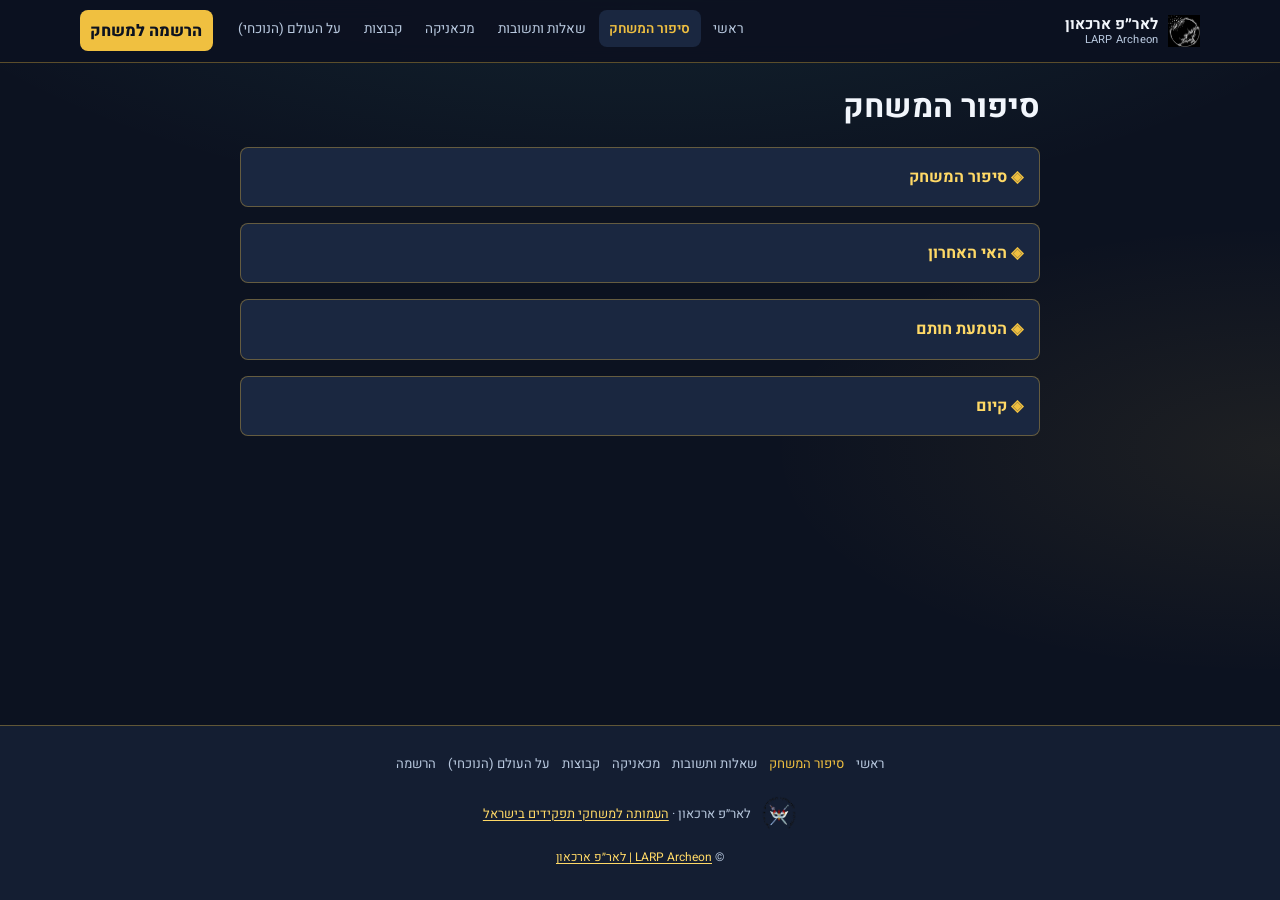
<file: story.html>
<!DOCTYPE html>
<html lang="he" dir="rtl">
  <head>
    <meta charset="utf-8" />
    <meta name="viewport" content="width=device-width, initial-scale=1" />
    <meta
      name="description"
      content="LARP Archeon | לאר״פ ארכאון, סיפור המשחק: הנבואות, סוף היקום, והמסע אל האי שבו נכתבת המציאות הבאה."
    />
    <title>סיפור המשחק | LARP Archeon | לאר״פ ארכאון</title>
    <link rel="icon" href="media/favicon.png" type="image/png" />
    <link rel="preconnect" href="https://fonts.googleapis.com" />
    <link rel="preconnect" href="https://fonts.gstatic.com" crossorigin />
    <link
      href="https://fonts.googleapis.com/css2?family=Frank+Ruhl+Libre:wght@400;500&family=Heebo:wght@400;600;700;800&display=swap"
      rel="stylesheet"
    />
    <link rel="stylesheet" href="styles.css" />
  </head>
  <body>
    <header class="site-header">
      <div class="header-inner">
        <a class="brand" href="index.html">
          <img src="media/favicon.png" alt="" width="32" height="32" />
          <span class="brand-text">
            לאר״פ ארכאון
            <span class="brand-sub">LARP Archeon</span>
          </span>
        </a>
        <a class="reg-btn-mobile" href="registration.html">הרשמה למשחק</a>
        <button class="menu-toggle" type="button" aria-expanded="false" aria-controls="site-nav" aria-label="תפריט">
          <svg viewBox="0 0 24 24" fill="none" stroke="currentColor" stroke-width="2" aria-hidden="true">
            <path d="M4 7h16M4 12h16M4 17h16" />
          </svg>
        </button>
        <nav class="site-nav" id="site-nav" aria-label="ניווט ראשי">
          <ul class="nav-list">
            <li><a href="index.html">ראשי</a></li>
            <li><a class="is-active" href="story.html">סיפור המשחק</a></li>
            <li><a href="faq.html">שאלות ותשובות</a></li>
            <li><a href="mechanics.html">מכאניקה</a></li>
            <li><a href="groups.html">קבוצות</a></li>
            <li><a href="world.html">על העולם (הנוכחי)</a></li>
                      <li><a class="nav-cta" href="registration.html">הרשמה למשחק</a></li>
          </ul>
        </nav>
      </div>
    </header>

    <main>
      <h1 class="page-title">סיפור המשחק</h1>

      <details id="siphur">
        <summary>סיפור המשחק</summary>
        <div class="faq-content">
          <blockquote class="quote-block">
            <p>הנבואות מספרות על הרגע שבו <a href="world.html#olam">היקום הנוכחי</a> נמחק ואחד חדש נוצר.</p>
            <p>יש לנו הזדמנות של פעם ב-1000 שנים להיות אלו שיכתיבו את המציאות של היקום הבא.</p>
            <p>
              אין לדעת מה איבדנו עם היקומים הישנים שאפילו סיפורים לא נותרו עליהם. אולי היו שם צבעים
              שהיום לא נוכל לראות או חוקי טבע שנמחקו? אולי היו שם רעיונות שאסור לחשוב או תופעות שראוי
              שנעלמו לעד ואין אפילו מי שיזכרו שהיו.
            </p>
            <p>כעת, האחריות על עיצוב היקום החדש עוברת לידינו.</p>
            <p>
              הקרב הוא על האידיאל. כל קבוצה מחזיקה באמונה יוקדת בקונספט יסודי, אמת מוחלטת שחייבת
              להיות עמוד השדרה של המציאות הבאה. המטרה היא לא ניצחון או חיסול יריב, אלא להבטיח
              שהמציאות תתבטא כפי שהיא אמורה להיות.
            </p>
            <p>המאבק הוא על איזון: מדוייק ככל הניתן לכיוון הנכון, כמובן.</p>
          </blockquote>
        </div>
      </details>

      <details id="hai">
        <summary>האי האחרון</summary>
        <div class="faq-content">
          <blockquote class="quote-block">
            <p>
              במשך דורות חיינו בידיעה שהסוף בדרך. זה יכול לקחת אלף שנים של שקט או מאה שנים סוערות,
              אבל הסוף תמיד מגיע.
            </p>
            <p>היקום הנוכחי מתפוגג כדי לפנות מקום לאחד חדש ונכון יותר.</p>
            <p>לא ניתן למנוע את הסוף, אבל יש את כל הסיבות להילחם על מה שיבוא אחריו.</p>
            <p>
              עכשיו התור שלנו. אבנים כבדות החלו לרחף לרגעים באוויר ואז להתרסק, הרים שסימנו את האופק
              פשוט נעלמו בן לילה. פתאום אדמת היער הפכה לשקופה, בגבעות סלעים ועצים התמזגו זה לתוך
              זה. פעולות פשוטות הובילו לתוצאות בלתי אפשריות או שחזרו על עצמן בדיוק מפחיד. שבילים
              מוכרים נמתחו פתאום למרחקים שאי אפשר לגמוע, מגיעים לים ללא אופק שפעם היה עיר.
            </p>
            <p>כשהסימנים הופיעו, כולנו הבנו: זה הזמן.</p>
            <p>רחוק מהיבשת, מעבר לאופק, הופיע אי.</p>
            <p>לחלקנו זה הצריך שבועות של הפלגה, לשאר זו הייתה הליכה ארוכה מנשוא.</p>
            <p>
              לכולנו ידוע שהאי הזה הוא נקודת הסיום, העוגן האחרון של <a href="world.html#sofshaolam">היקום הנוכחי</a> והמקום היחיד שבו
              המילים, המעשים והכוונות שלנו עוד יוכלו להשפיע.
            </p>
            <p>
              עזבנו הכל מאחור. את הבתים שבנינו, את האהבות שלנו ואת החובות הישנים. אין טעם לשמור על
              רכוש או קשרים בעולם שלא יהיה יותר.
            </p>
            <p>כל מי שיש להן את הזכות או החובה לקבוע איך ייראה היקום הבא עכשיו בדרך אל האי.</p>
            <p>
              אנחנו נהיה שם כדי לייצג את האידיאל שלנו, להבטיח שהאמת לא תימחק לנצח ולוודא שהיקום
              החדש לא יקרוס אל קיצון הרסני.
            </p>
            <p>בקרוב הכל יימחק. מה שישאר תלוי רק במה שנעשה על האי.</p>
            <p>למען הקונספט, בשם האיזון.</p>
          </blockquote>
        </div>
      </details>

      <details id="hotam">
        <summary>הטמעת חותם</summary>
        <div class="faq-content">
          <blockquote class="quote-block">
            <p>
              האידיאלים לא שורדים רק בזכות החרב.
              קונספט שמצליח להתחבר לצירים האחרים, מטביע חותם שלא ימחק. אם נדע לקחת את רסיסי החוויות
              שלנו, לשזור את האידיאל הנכון בתוך מהותם של הצירים האחרים ולתת להם משמעות, אולי נצליח
              להנציח אותם הלאה. אם נכשל, האמת שלנו תיעלם לעד.
            </p>
            <p>
              מי שמחזיקה בלבה את ה<strong>יבשה</strong>, לא יכולה להעביר הלאה רק אדמה.
              היא נאחזת בחוויה של הרגע שבו עמדה על שפת מצוק גבוה: השאיפה לנוף הררי וקשיח מול
              ה<strong>ריק</strong> המוחלט שנפער מולה, המקום שבו הרכסים שסביבה פשוט נעלמו והפכו לתהום
              של כלום, ב<strong>תנועה</strong> המתפרצת של חתיכות סלע ענקיות שהתנתקו מהאדמה הרועדת
              והחלו לצוף באוויר ובאמונה השלמה של ה<strong>גורל</strong> החקוק בידיעה שזהו הרגע שיועד
              לה.
            </p>
            <p>
              כשנגיע אל האי, לא נשאף רק לקדם את האידיאל שלנו. נחפש את המקומות שבהם הוא כבר נגע בצירים
              האחרים כדי לבסס את ההשפעה שלו על היקום. נחפש את הזכרונות שבהם הקיבעון פגש את החומר,
              שבהם המים פגשו את האקראיות, שבהם קונספט אחד קיבל משמעות דרך ציר אחר.
            </p>
            <p>
              עלינו למצוא זכרונות משותפים בין הצירים, לשזור אותם יחד ולהטמיע אותם כחלק מהיקום הבא.
              כך נוכל להבטיח שהקונספט שלנו יהיה קשור למציאות עצמה ויהווה חלק בלתי נפרד מהעולם החדש.
            </p>
            <p>בשם האידיאל ננציח את האמת.</p>
          </blockquote>
        </div>
      </details>

      <details id="kiyum">
        <summary>קיום</summary>
        <div class="faq-content">
          <blockquote class="quote-block">
            <p>היא סיפרה לי על מה מניע אותה. איך היא שרדה עד כה, איך היא עדיין נלחמת על האפשרות להשפיע, איך גם אני אוכל לראות את האמת שלה דרכה.</p>
            <p>היא השפיעה עליי. הסיפור שלה היה יוצא דופן והנחישות שלה ריגשה אותי.</p>
            <p>הרגשתי איך חלק מהכוח שנשאר בי, חלק מה<a href="world.html">קיום</a> שלי, עובר אליה.</p>
            <p>נתתי לכוח הזה לעבור. <strong>חלק מהסיפור שלה נשאר בי, חלק ממני נשאר בה.</strong></p>
          </blockquote>
        </div>
      </details>

      <!--<p style="text-align: center; margin-top: 3rem;">
        <a href="registration.html" style="font-weight: 700; font-size: 1.1rem;">אני רוצה להשתתף בסוף העולם!</a>
      </p>-->
    </main>

    <footer class="site-footer">
      <div class="footer-inner">
        <ul class="footer-nav">
          <li><a href="index.html">ראשי</a></li>
          <li><a class="is-active" href="story.html">סיפור המשחק</a></li>
          <li><a href="faq.html">שאלות ותשובות</a></li>
          <li><a href="mechanics.html">מכאניקה</a></li>
          <li><a href="groups.html">קבוצות</a></li>
          <li><a href="world.html">על העולם (הנוכחי)</a></li>
                    <li><a href="registration.html">הרשמה</a></li>
        </ul>
        <div class="footer-org">
          <img src="media/logo-amuta.png" alt="" width="36" height="36" />
          <span>
            לאר״פ ארכאון ·
            <a href="https://roleplay.org.il/" target="_blank" rel="noopener noreferrer">העמותה למשחקי תפקידים בישראל</a>
          </span>
        </div>
        <p class="footer-copy">© <a href="mailto:archeon.larp@gmail.com">LARP Archeon | לאר״פ ארכאון</a></p>
      </div>
    </footer>
    <script src="nav.js"></script>
    <script>
    (function() {
      var hash = location.hash;
      if (!hash) return;
      var el = document.querySelector(hash);
      if (el && el.tagName === 'DETAILS') {
        el.open = true;
        setTimeout(function() { el.scrollIntoView({behavior: 'smooth', block: 'start'}); }, 50);
      }
    })();
    </script>
  </body>
</html>
</file>
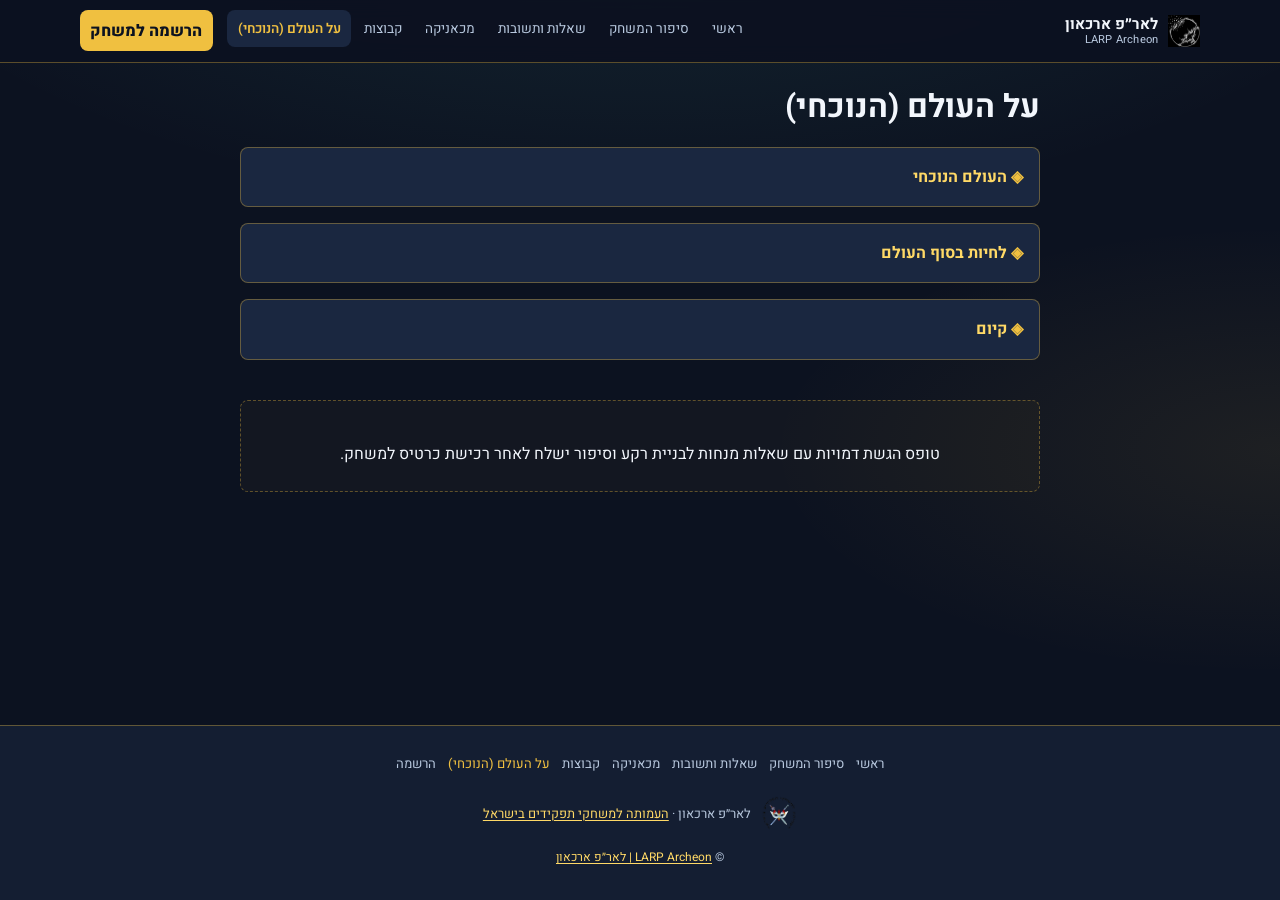
<file: world.html>
<!DOCTYPE html>
<html lang="he" dir="rtl">
  <head>
    <meta charset="utf-8" />
    <meta name="viewport" content="width=device-width, initial-scale=1" />
    <meta
      name="description"
      content="LARP Archeon | לאר״פ ארכאון, על העולם (הנוכחי): לור, היסטוריה ורקע לעולם לפני סוף היקום."
    />
    <title>על העולם (הנוכחי) | LARP Archeon | לאר״פ ארכאון</title>
    <link rel="icon" href="media/favicon.png" type="image/png" />
    <link rel="preconnect" href="https://fonts.googleapis.com" />
    <link rel="preconnect" href="https://fonts.gstatic.com" crossorigin />
    <link
      href="https://fonts.googleapis.com/css2?family=Frank+Ruhl+Libre:wght@400;500&family=Heebo:wght@400;600;700;800&display=swap"
      rel="stylesheet"
    />
    <link rel="stylesheet" href="styles.css" />
  </head>
  <body>
    <header class="site-header">
      <div class="header-inner">
        <a class="brand" href="index.html">
          <img src="media/favicon.png" alt="" width="32" height="32" />
          <span class="brand-text">
            לאר״פ ארכאון
            <span class="brand-sub">LARP Archeon</span>
          </span>
        </a>
        <a class="reg-btn-mobile" href="registration.html">הרשמה למשחק</a>
        <button class="menu-toggle" type="button" aria-expanded="false" aria-controls="site-nav" aria-label="תפריט">
          <svg viewBox="0 0 24 24" fill="none" stroke="currentColor" stroke-width="2" aria-hidden="true">
            <path d="M4 7h16M4 12h16M4 17h16" />
          </svg>
        </button>
        <nav class="site-nav" id="site-nav" aria-label="ניווט ראשי">
          <ul class="nav-list">
            <li><a href="index.html">ראשי</a></li>
            <li><a href="story.html">סיפור המשחק</a></li>
            <li><a href="faq.html">שאלות ותשובות</a></li>
            <li><a href="mechanics.html">מכאניקה</a></li>
            <li><a href="groups.html">קבוצות</a></li>
            <li><a class="is-active" href="world.html">על העולם (הנוכחי)</a></li>
                      <li><a class="nav-cta" href="registration.html">הרשמה למשחק</a></li>
          </ul>
        </nav>
      </div>
    </header>

        <main>
      <h1 class="page-title">על העולם (הנוכחי)</h1>

      <details id="olam">
        <summary>העולם הנוכחי</summary>
        <div class="faq-content">
          <p>
            כל הדמויות במשחק הן <strong>אנושיות</strong> ומגיעות <a href="story.html#siphur">מאותה היבשת</a>. המשמעות היא שאין מגבלות גאוגרפיות או סיפוריות קשיחות ואפשר לתאם קשרי דמות ורקעים משותפים בין כל הדמויות והקבוצות (בתיאום מול הקפטנים).<br>
            כל מה שיש או היה מעבר ליבשת כבר לא רלוונטי, כי בעוד יומיים הכל יחדול מלהתקיים.
          </p>
          <p>
            עבור כל הדמויות, סוף העולם והתחלפות היקומים היא עובדה. כולם רואים את המציאות מתפרקת מול העיניים שלהם, את הסלעים שמתאחדים ואת פני השטח שנעלמים ויודעים בוודאות מוחלטת שהיקום הנוכחי קורס.<br>
            כולם ראו איך רחוק מהיבשת, מעבר לאופק, הופיע אי.<br>
            לכל הדמויות ידוע שהאי הזה הוא נקודת הסיום, העוגן האחרון של היקום הנוכחי והמקום היחיד שבו המילים, המעשים והכוונות שלהן עוד יוכלו להשפיע.<br>
            לכולם ברור שמי ומה שלא נמצא כרגע על האי, פשוט לא ישאר ולא יזכה לייצוג ביקום הבא.
          </p>
          <p>
            לכל דמות יש סיבה שבעקבותה בחרה להילחם עבור הקונספט של הקבוצה שלה. יש מי בטוחים שזהו האידיאל הנכון או הטוב ביותר ואת האידיאל השני יש למחוק מן היקום הבא, אחרים אולי יבחרו באיזון יחסי (לטובת האידיאל שלהן, כמובן) וחלק מהדמויות לא ידעו שהסוף של היקום קרוב ובחרו באידיאל מתוך תחושת שליחות ברגעיהן האחרונים.
          </p>
        </div>
      </details>

      <details id="sofshaolam">
        <summary>לחיות בסוף העולם</summary>
        <div class="faq-content">
          <p>
            הדמות שלך חיה במציאות פשוטה וקשוחה, עולם ימי הביניים קלאסי: הטכנולוגיה בסיסית, המחייה יקרה ואין קסם או כוחות על-טבעיים. היא אמנם יכולה להאמין באלים, מיסטיקה או מאגיה כדי להסביר תופעות טבע, אבל בפועל הכל פיזי ומוחשי.
          </p>
          <p>
            יחד עם קפטן הקבוצה שלך אפשר להחליט מאיפה ביבשת היא מגיעה, איך נראה הבית שעזבה מאחור ואילו קשרים או היכרויות קודמות יש לה עם דמויות אחרות במשחק.
          </p>
          <p>
            מעבר לרקע האישי, הדמות שלך נושאת איתה ידיעה עמוקה ומטלטלת שמשותפת לכל מי שנמצא <a href="story.html#hai">על האי</a>: ההכרה שהסוף הוא בלתי נמנע. היא מבינה שהיקום הנוכחי מתפוגג ושמתישהו סופו של כל עולם להיחרב כדי לפנות מקום לבא אחריו.<br>
            היא גם יודעת שעם כל מחזור כזה משהו הולך לאיבוד לנצח - אולי צבעים שאיש לא יראה עוד, חוקי טבע שנמחקו, או אפילו צירים שלמים של קיום שפשוט נשכחו מהעולם.<br>
            כאן טמון המאבק האישי שלך.
          </p>
          <p>
            כרגע, על האי, מתחוללת מלחמה קיומית בין שמונה אידיאלים שנחלקים לארבעה צירים. הדמות שלך מקדישה את שארית חייה, את משאביה ואת כלי הנשק שלה כדי להילחם עבור עתיד נכון יותר ובו-זמנית תוהה מה יקרה לצירים האחרים? מה יעלה בגורלם של אלמנטים שאין מי שילחמו עבורם? איך ניתן לשמור על האיזון באופן שתואם את האידיאל שלך?
          </p>
          <p>
            בפועל, הדמות שלך תילחם על מה שקדוש לקבוצה שלה.<br>
            אבל בין לבין, דרך שיחות, עימותים ובריתות פוליטיות היא תצטרך לשכנע, לתמרן ולהשקיע משאבים כדי לעצב את שאר חלקי המציאות הבאה, מתוך שאיפה לשמור על האיזון הנכון לפני שהכל יימחק.
          </p>
        </div>
      </details>

      <details id="kiyum">
        <summary>קיום</summary>
        <div class="faq-content">
          <p>
            קיום מהווה תחום עיסוק מרכזי עבור הדמויות בארכאון. המשחק עוסק בסוף היקום הנוכחי וכן בסוף הקיום של הדמויות ששרדו עד כה. <strong>כל הדמויות במשחק יודעות שהסוף מגיע, גם של הקיום שלהן.</strong>
          </p>
          <p>
            קיום מייצג את הקשר של הדמויות ליקום הנוכחי והכוח שלהן להשפיע עליו.<br>
            קיום מיוצג במשחק באמצעות <strong>חותמות קיום</strong> (אביזר פיזי שתקבלו בעמדת ההרשמה במשחק).
          </p>
          <ul class="world-list">
            <li>הקיום של כל דמות מתבטא בחותמות ייחודיות לכל קונספט (למשל יבשה, אקראיות, קיבעון).</li>
            <li>כל דמות יכולה לסחוב עליה <strong>עד 5 חותמות קיום של הקונספט שלה</strong>.</li>
            <li>דמויות יכולות להשתמש בחותם הקיום שלהן לשתי מטרות עיקריות:
              <ul class="world-list-l2">
                <li><a href="story.html#hotam">הטמעת הקונספט שלהן בצירים אחרים</a> על-מנת להבטיח את הקיום שלו גם ביקום הבא, בעזרת כוחות שיתגלו בסוף העולם.</li>
                <li>הענקה לדמות אחרת כמחווה/שוחד/מתנה (ככל שלדמות יש קיום לתת).</li>
                <li>במהלך המשחק, הדמויות עלולות לגלות שימושים נוספים לכוח של הקיום.</li>
              </ul>
            </li>
            <li>בנוסף, דמויות יכולות לסחוב <strong>עד חותם אחד של קונספט אחר</strong> שקיבלה מדמות אחרת:
              <ul class="world-list-l2">
                <li>חותם קיום שהתקבל מדמות אחרת נשאר על הדמות עד סוף הקרב הבא.</li>
                <li>חותם קיום של קונספט אחר הוא זר, אך יכול לשמש לחיזוק הקונספט שלך.</li>
              </ul>
            </li>
            <li>דמות בלי קיום מרגישה חלולה, מנותקת, כאילו היא מאבדת את מה שנשאר לה לחוות או לעשות בעולם הנוכחי. היא עוד כאן, אבל <strong>סוף העולם מתקרב וגם הסוף שלה</strong>.</li>
          </ul>
          <p>
            <strong>קיום מיוצג ע״י אביזר פיזי (חותמות קיום), אך מייצג רעיונות, אמונות, זכרונות ועוד.</strong><br>
            לא ניתן לגנוב, ״לסחור״ או להחליף קיום. אובדן של קיום הוא ממשי בחוויה של הדמות.
          </p>
        </div>
      </details>

      <div style="margin-top: 2.5rem; padding: 1.5rem; border: 1px dashed var(--border); border-radius: var(--radius); text-align: center; background: rgba(240, 192, 64, 0.03);">
        <p style="margin-bottom: 0;">
          טופס הגשת דמויות עם שאלות מנחות לבניית רקע וסיפור ישלח לאחר רכישת כרטיס למשחק.
          <br>
          <!--<a href="registration.html" style="font-weight: 700; font-size: 1.1rem; display: inline-block; margin-top: 0.5rem;">אני רוצה להשתתף בסוף העולם!</a>-->
        </p>
      </div>
    </main>

    <script>
    (function() {
      var hash = location.hash;
      if (!hash) return;
      var el = document.querySelector(hash);
      if (el && el.tagName === 'DETAILS') {
        el.open = true;
        setTimeout(function() { el.scrollIntoView({behavior: 'smooth', block: 'start'}); }, 50);
      }
    })();
    </script>

    <footer class="site-footer">
      <div class="footer-inner">
        <ul class="footer-nav">
          <li><a href="index.html">ראשי</a></li>
          <li><a href="story.html">סיפור המשחק</a></li>
          <li><a href="faq.html">שאלות ותשובות</a></li>
          <li><a href="mechanics.html">מכאניקה</a></li>
          <li><a href="groups.html">קבוצות</a></li>
          <li><a class="is-active" href="world.html">על העולם (הנוכחי)</a></li>
                    <li><a href="registration.html">הרשמה</a></li>
        </ul>
        <div class="footer-org">
          <img src="media/logo-amuta.png" alt="" width="36" height="36" />
          <span>
            לאר״פ ארכאון ·
            <a href="https://roleplay.org.il/" target="_blank" rel="noopener noreferrer">העמותה למשחקי תפקידים בישראל</a>
          </span>
        </div>
        <p class="footer-copy">© <a href="mailto:archeon.larp@gmail.com">LARP Archeon | לאר״פ ארכאון</a></p>
      </div>
    </footer>
    <script src="nav.js"></script>
  </body>
</html>
</file>
<file: styles.css>
:root {
  --bg-deep: #0c1220;
  --bg-mid: #141e32;
  --bg-card: #1a2740;
  --bg-card-hover: #223352;
  --text: #f2f6fc;
  --text-muted: #b8c8de;
  --gold: #f0c040;
  --gold-soft: #ffd966;
  --cyan: #5eead4;
  --magenta: #e879a8;
  --border: rgba(240, 192, 64, 0.35);
  --quote-border: rgba(94, 234, 212, 0.55);
  --header-h: 3.25rem;
  --max-w: 52rem;
  --radius: 0.5rem;
  --font: "Heebo", "Segoe UI", Arial, sans-serif;
  --font-quote: "Frank Ruhl Libre", "Times New Roman", serif;
}

*,
*::before,
*::after {
  box-sizing: border-box;
}

html {
  scroll-behavior: smooth;
}

body {
  margin: 0;
  font-family: var(--font);
  font-size: 1rem;
  line-height: 1.65;
  color: var(--text);
  background:
    radial-gradient(ellipse 120% 80% at 50% -20%, rgba(94, 234, 212, 0.12), transparent 55%),
    radial-gradient(ellipse 80% 50% at 100% 50%, rgba(240, 192, 64, 0.08), transparent 50%),
    var(--bg-deep);
  min-height: 100vh;
  display: flex;
  flex-direction: column;
}

img {
  max-width: 100%;
  height: auto;
  display: block;
}

a {
  color: var(--gold-soft);
  text-decoration-thickness: 1px;
  text-underline-offset: 0.15em;
}

a:hover {
  color: var(--gold);
}

.site-header {
  position: sticky;
  top: 0;
  z-index: 100;
  background: rgba(12, 18, 32, 0.94);
  backdrop-filter: blur(10px);
  border-bottom: 1px solid var(--border);
}

.header-inner {
  display: flex;
  align-items: center;
  justify-content: space-between;
  gap: 1rem;
  max-width: 72rem;
  margin: 0 auto;
  padding: 0.65rem 1rem;
  min-height: var(--header-h);
}

.brand {
  display: flex;
  align-items: center;
  gap: 0.6rem;
  color: var(--text);
  text-decoration: none;
  flex-shrink: 0;
}

.brand:hover {
  color: var(--text);
}

.brand img {
  width: 2rem;
  height: 2rem;
}

.brand-text {
  font-weight: 700;
  font-size: 0.95rem;
  line-height: 1.2;
}

.brand-sub {
  display: block;
  font-weight: 400;
  font-size: 0.7rem;
  color: var(--text-muted);
  letter-spacing: 0.02em;
}

.menu-toggle {
  display: flex;
  align-items: center;
  justify-content: center;
  width: 2.75rem;
  height: 2.75rem;
  padding: 0;
  border: 1px solid var(--border);
  border-radius: var(--radius);
  background: var(--bg-card);
  color: var(--text);
  cursor: pointer;
}

.menu-toggle svg {
  width: 1.35rem;
  height: 1.35rem;
}

.site-nav {
  display: none;
  position: absolute;
  inset-inline: 0;
  top: 100%;
  background: rgba(12, 18, 32, 0.98);
  border-bottom: 1px solid var(--border);
  padding: 0.5rem 1rem 1rem;
}

.site-nav.is-open {
  display: block;
}

.nav-list {
  list-style: none;
  margin: 0;
  padding: 0;
  display: flex;
  flex-direction: column;
  gap: 0.15rem;
}

.nav-list a {
  display: block;
  padding: 0.65rem 0.75rem;
  border-radius: var(--radius);
  color: var(--text-muted);
  text-decoration: none;
  font-size: 0.95rem;
}

.nav-list a:hover {
  background: var(--bg-card);
  color: var(--text);
}

.nav-list a.is-active {
  color: var(--gold);
  background: var(--bg-card);
  font-weight: 600;
}

.nav-list a.nav-cta {
  background: var(--gold);
  color: var(--bg-deep);
  font-weight: 800;
  font-size: 1rem;
  margin-inline-start: 0.75rem;
}

.nav-list a.nav-cta:hover {
  background: #ffe066;
  color: var(--bg-deep);
}

/* always-visible registration button on mobile */
.reg-btn-mobile {
  display: inline-flex;
  align-items: center;
  padding: 0.4rem 0.85rem;
  background: var(--gold);
  color: var(--bg-deep);
  font-weight: 800;
  font-size: 0.82rem;
  border-radius: var(--radius);
  text-decoration: none;
  white-space: nowrap;
}

.reg-btn-mobile:hover {
  background: #ffe066;
  color: var(--bg-deep);
}

/* hide nav-cta from dropdown on mobile (reg-btn-mobile covers it) */
@media (max-width: 767px) {
  .nav-list li:has(.nav-cta) {
    display: none;
  }
}

@media (min-width: 768px) {
  .reg-btn-mobile {
    display: none;
  }
}

@media (min-width: 768px) {
  .menu-toggle {
    display: none;
  }

  .site-nav {
    display: block;
    position: static;
    background: none;
    border: none;
    padding: 0;
  }

  .nav-list {
    flex-direction: row;
    flex-wrap: wrap;
    justify-content: flex-end;
    gap: 0.15rem;
  }

  .nav-list a {
    padding: 0.45rem 0.65rem;
    font-size: 0.85rem;
  }
}

main {
  max-width: var(--max-w);
  margin: 0 auto;
  padding: 1.5rem 1rem 3rem;
  width: 100%;
}

.page-title {
  margin: 0 0 1.25rem;
  font-size: clamp(1.5rem, 4vw, 2rem);
  font-weight: 700;
  color: var(--text);
  line-height: 1.25;
}

.lead {
  font-size: 1.05rem;
  color: var(--text-muted);
  margin: 0 0 1.5rem;
}

.prose p {
  margin: 0 0 1rem;
}

.prose h2 {
  margin: 2rem 0 0.75rem;
  font-size: 1.25rem;
  color: var(--gold);
}

.prose h3 {
  margin: 1.5rem 0 0.5rem;
  font-size: 1.05rem;
}

.hero {
  margin: -1.5rem -1rem 1.5rem;
  position: relative;
  min-height: 20rem;
  display: flex;
  align-items: center;
  justify-content: center;
  overflow: hidden;
}

.hero-bg {
  position: absolute;
  inset: 0;
  width: 100%;
  height: 100%;
  object-fit: cover;
  object-position: center 28%;
}

.hero-overlay {
  position: absolute;
  inset: 0;
  background:
    linear-gradient(to bottom, rgba(12, 18, 32, 0.25) 0%, rgba(12, 18, 32, 0.45) 55%, var(--bg-deep) 100%),
    radial-gradient(ellipse 90% 70% at 50% 40%, transparent 30%, rgba(12, 18, 32, 0.35) 100%);
}

.hero-content {
  position: relative;
  padding: 2.5rem 1.25rem 2rem;
  width: 100%;
  text-align: center;
}

.hero-title {
  margin: 0 0 0.65rem;
  font-size: clamp(1.65rem, 5.5vw, 2.75rem);
  font-weight: 800;
  line-height: 1.2;
  text-shadow: 0 2px 20px rgba(0, 0, 0, 0.75);
  color: var(--text);
}

.hero-tagline {
  margin: 0 auto;
  font-size: 1.05rem;
  color: var(--text-muted);
  max-width: 26rem;
  text-shadow: 0 1px 10px rgba(0, 0, 0, 0.8);
}

@media (min-width: 768px) {
  .hero {
    margin-inline: calc(-1 * ((100vw - var(--max-w)) / 2 + 1rem));
    min-height: 28rem;
    border-radius: 0 0 var(--radius) var(--radius);
  }

  .hero-bg {
    object-position: center 22%;
  }
}

@media (min-width: 1024px) {
  .hero {
    min-height: 32rem;
  }
}

.org-strip {
  padding: 1rem;
  margin-bottom: 1.5rem;
  background: var(--bg-card);
  border: 1px solid var(--border);
  border-radius: var(--radius);
}

.org-strip-inner {
  display: flex;
  align-items: center;
  justify-content: center;
  gap: 0.75rem;
  max-width: 34rem;
  margin-inline: auto;
  font-size: 0.92rem;
  color: var(--text-muted);
}

.org-strip-inner img {
  width: 3.25rem;
  height: 3.25rem;
  flex-shrink: 0;
}

.org-strip-inner p {
  margin: 0;
  text-align: start;
}

.org-strip a {
  font-weight: 600;
}

.main-home .event-facts,
.main-home .quote-block-home,
.main-home .larp-info,
.main-home .section-heading,
.main-home .team-list {
  max-width: 34rem;
  margin-inline: auto;
}

.main-home .event-facts {
  max-width: 38rem;
}

.larp-info {
  margin-bottom: 1.75rem;
  text-align: center;
  font-size: 0.95rem;
  line-height: 1.65;
  color: var(--text-muted);
}

.larp-info p {
  margin: 0 0 1rem;
}

.larp-info p:last-child {
  margin-bottom: 0;
}

.event-facts {
  list-style: none;
  margin: 0 0 1.75rem;
  padding: 0.85rem 1rem;
  background: var(--bg-card);
  border: 1px solid var(--border);
  border-radius: var(--radius);
}

.event-facts li {
  padding: 0.5rem 0;
  text-align: center;
  line-height: 1.55;
  font-size: 0.95rem;
  color: var(--text);
}

.event-facts li + li {
  border-top: 1px solid rgba(240, 192, 64, 0.12);
}

.event-facts-label {
  color: var(--gold);
  font-weight: 700;
}

.event-facts-label::after {
  content: ":";
}

.quote-block-home {
  margin-top: 0;
  margin-bottom: 1.75rem;
  text-align: center;
}

.main-home .section-heading {
  text-align: center;
}

.main-home .team-list {
  text-align: center;
}

.main-home .placeholder-box {
  width: fit-content;
  max-width: 100%;
  margin-inline: auto;
  margin-top: 2.75rem;
}

.facts-plain {
  margin: 0 0 1.75rem;
  padding: 0;
}

.facts-plain dt {
  margin: 0 0 0.15rem;
  font-size: 0.82rem;
  font-weight: 700;
  color: var(--gold);
  letter-spacing: 0.02em;
}

.facts-plain dd {
  margin: 0 0 0.85rem;
  padding: 0;
  font-size: 0.95rem;
  color: var(--text);
}

.facts-plain dd:last-child {
  margin-bottom: 0;
}

@media (min-width: 640px) {
  .facts-plain {
    display: grid;
    grid-template-columns: auto 1fr;
    column-gap: 1.25rem;
    row-gap: 0.65rem;
    align-items: baseline;
  }

  .facts-plain dt {
    margin: 0;
    text-align: end;
  }

  .facts-plain dd {
    margin: 0;
  }
}

.quote-block {
  margin: 2rem 0;
  padding: 1.25rem 1.35rem;
  border-inline-start: 3px solid var(--quote-border);
  background: rgba(26, 39, 64, 0.75);
  border-radius: 0 var(--radius) var(--radius) 0;
  font-family: var(--font-quote);
  font-size: 1.02rem;
  line-height: 1.75;
  color: var(--text-muted);
}

.quote-block p {
  margin: 0 0 0.85rem;
}

.quote-block p:last-child {
  margin-bottom: 0;
}

.placeholder-box {
  padding: 2rem 1.5rem;
  text-align: center;
  background: var(--bg-card);
  border: 1px dashed var(--border);
  border-radius: var(--radius);
  color: var(--text-muted);
  font-size: 1.05rem;
  line-height: 1.7;
}

.placeholder-box a {
  font-weight: 600;
}

.axes-banner {
  margin: -1.5rem -1rem 1.75rem;
  position: relative;
  height: 10rem;
  overflow: hidden;
  border-radius: var(--radius);
}

.axes-banner img {
  width: 100%;
  height: 100%;
  object-fit: cover;
  object-position: center;
}

.axes-banner-overlay {
  position: absolute;
  inset: 0;
  background: linear-gradient(to top, var(--bg-deep) 0%, rgba(12, 18, 32, 0.4) 100%);
}

@media (min-width: 768px) {
  .axes-banner {
    margin-inline: calc(-1 * ((100vw - var(--max-w)) / 2 + 1rem));
    height: 14rem;
    border-radius: var(--radius);
  }
}

.axes-intro {
  margin-bottom: 2rem;
}

.axis-section {
  margin-bottom: 2.5rem;
}

.axis-title {
  margin: 0 0 0.35rem;
  font-size: 1.35rem;
  color: var(--gold);
}

.axis-desc {
  margin: 0 0 1.25rem;
  color: var(--text-muted);
  font-size: 0.95rem;
}

.group-grid {
  display: grid;
  gap: 1rem;
}

@media (min-width: 640px) {
  .group-grid {
    grid-template-columns: repeat(2, 1fr);
  }
}

.group-card {
  padding: 1.15rem;
  background: linear-gradient(160deg, var(--bg-card) 0%, var(--bg-mid) 100%);
  border: 1px solid var(--border);
  border-radius: var(--radius);
}

.group-card-header {
  display: flex;
  align-items: center;
  gap: 0.85rem;
  margin-bottom: 0.85rem;
}

.group-card-header img {
  width: 3.5rem;
  height: 3.5rem;
  border-radius: 50%;
  flex-shrink: 0;
}

.group-card-header h3 {
  margin: 0;
  font-size: 1.15rem;
  color: var(--text);
}

.group-card .ideal,
.group-card .extreme {
  font-size: 0.9rem;
  margin: 0 0 0.65rem;
}

.group-card .ideal strong,
.group-card .extreme strong {
  color: var(--cyan);
  font-weight: 600;
}

.group-card .extreme strong {
  color: var(--magenta);
}

.world-list {
  list-style: disc;
  padding-inline-start: 1.5rem;
  margin: 0.75rem 0;
}

.world-list > li {
  padding: 0.25rem 0;
  line-height: 1.65;
}

.world-list-l2 {
  list-style: circle;
  padding-inline-start: 1.5rem;
  margin: 0.25rem 0;
}

.world-list-l2 > li {
  padding: 0.2rem 0;
  font-size: 0.95rem;
  color: var(--text-muted);
  line-height: 1.6;
}

.cross-link {
  margin-top: 1.25rem;
  padding-top: 0.85rem;
  border-top: 1px solid rgba(240, 192, 64, 0.1);
  font-size: 0.85rem;
  color: var(--text-muted);
}

.group-card--closed {
  opacity: 0.55;
}

.group-card--overlay {
  position: relative;
  overflow: hidden;
}

.group-card--overlay::after {
  content: "הקבוצה סגורה לגיוסים";
  position: absolute;
  inset: 0;
  background: rgba(12, 18, 32, 0.78);
  display: flex;
  align-items: center;
  justify-content: center;
  color: var(--text-muted);
  font-weight: 700;
  font-size: 1rem;
  border-radius: var(--radius);
}

.group-contact {
  margin: 0.85rem 0 0;
  padding-top: 0.85rem;
  border-top: 1px solid rgba(240, 192, 64, 0.2);
  font-size: 0.85rem;
  color: var(--text-muted);
}

.group-contact strong {
  color: var(--gold);
  font-weight: 600;
}

.team-list {
  list-style: none;
  padding: 0;
  margin: 1rem 0 0;
}

.team-list li {
  padding: 0.35rem 0;
  font-size: 0.95rem;
  color: var(--text-muted);
}

.team-list li strong {
  color: var(--text);
  font-weight: 600;
}

.site-footer {
  border-top: 1px solid var(--border);
  background: var(--bg-mid);
  margin-top: auto;
}

.footer-inner {
  max-width: 72rem;
  margin: 0 auto;
  padding: 1.5rem 1rem 2rem;
}

.footer-nav {
  list-style: none;
  margin: 0 0 1.25rem;
  padding: 0;
  display: flex;
  flex-wrap: wrap;
  gap: 0.35rem 0.75rem;
  justify-content: center;
}

.footer-nav a {
  font-size: 0.82rem;
  color: var(--text-muted);
  text-decoration: none;
}

.footer-nav a:hover,
.footer-nav a.is-active {
  color: var(--gold);
}

.footer-org {
  display: flex;
  align-items: center;
  justify-content: center;
  gap: 0.65rem;
  margin-bottom: 1rem;
  font-size: 0.8rem;
  color: var(--text-muted);
  text-align: center;
}

.footer-org img {
  width: 2.25rem;
  height: 2.25rem;
  border-radius: 50%;
}

.footer-copy {
  margin: 0;
  text-align: center;
  font-size: 0.75rem;
  color: var(--text-muted);
}

.section-heading {
  margin: 2.5rem 0 1rem;
  font-size: 1.25rem;
  font-weight: 700;
  color: var(--gold);
}

details {
  background: var(--bg-card);
  border: 1px solid var(--border);
  border-radius: var(--radius);
  margin-bottom: 1rem;
  padding: 0.5rem 1rem;
  transition: background 0.3s;
}
details[open] {
  background: var(--bg-card-hover);
}
summary {
  font-weight: 700;
  cursor: pointer;
  padding: 0.5rem 0;
  color: var(--gold-soft);
  outline: none;
  list-style: none;
}
summary::-webkit-details-marker {
  display: none;
}
summary::before {
  content: "◈ ";
  color: var(--gold);
}
.mech-btn {
  display: block;
  width: min(20rem, 100%);
  padding: 1rem 2rem;
  background: var(--bg-card);
  border: 1px solid var(--border);
  border-radius: var(--radius);
  color: var(--gold-soft);
  font-weight: 700;
  font-size: 1.1rem;
  text-decoration: none;
  text-align: center;
}

.mech-btn:hover {
  background: var(--bg-card-hover);
  color: var(--gold);
}

.mech-btn + .mech-btn {
  border-color: rgba(94, 234, 212, 0.35);
  color: var(--cyan);
}

.mech-btn + .mech-btn:hover {
  color: #7ff0da;
}

.faq-content {
  padding: 1rem 0;
  border-top: 1px solid rgba(240, 192, 64, 0.1);
  line-height: 1.7;
  color: var(--text-muted);
}
</file>
